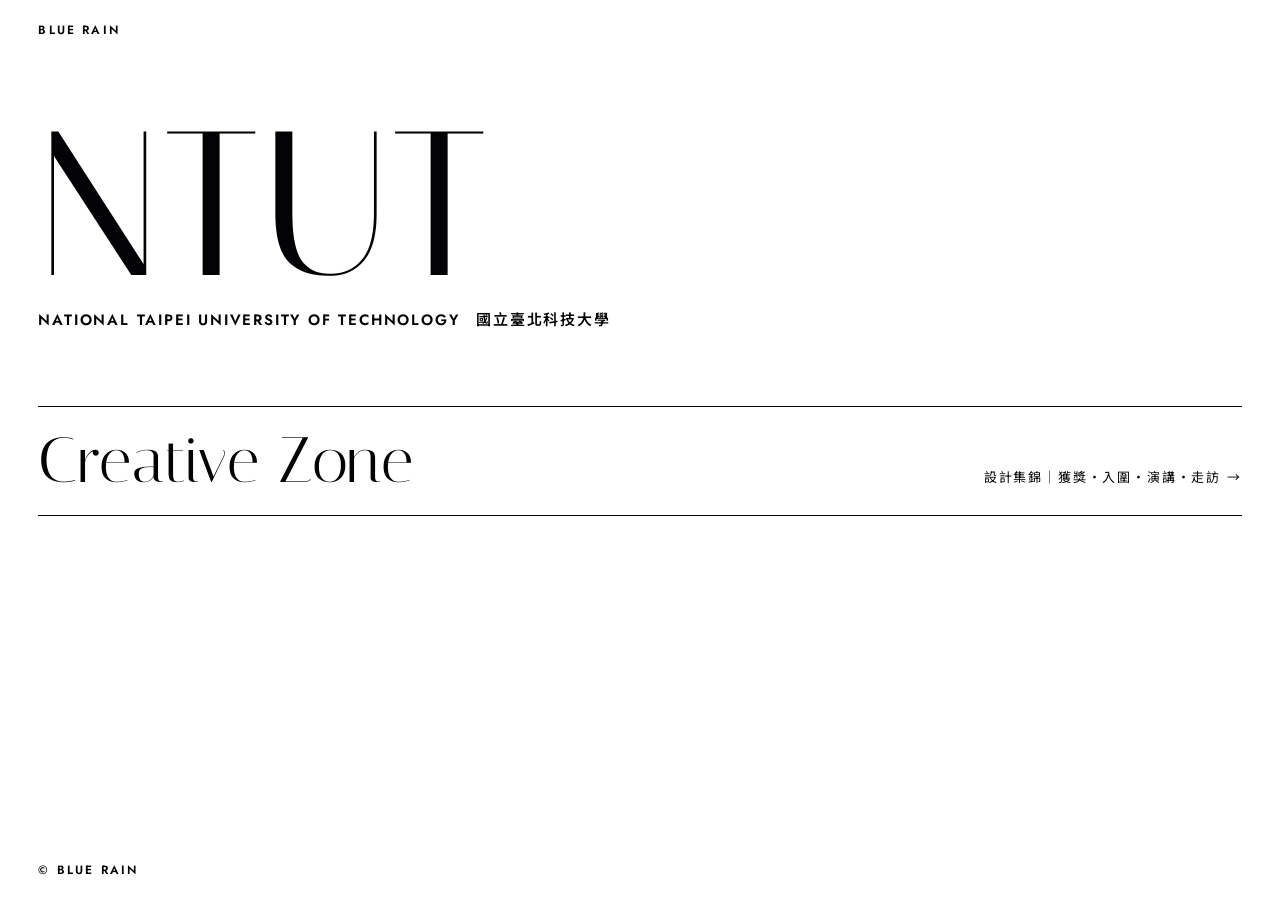
<file: index.html>
<!doctype html>
<html lang="zh-Hant-TW">
<head>
<meta charset="utf-8">
<meta name="viewport" content="width=device-width, initial-scale=1">
<title>NTUT｜Blue Rain</title>
<link rel="icon" href="creativeteaching/assets/favicon.svg" type="image/svg+xml">
<link href="https://fonts.googleapis.com/css2?family=Italiana&family=Jost:wght@400;600&family=Noto+Sans+TC:wght@400;500&display=swap" rel="stylesheet">
<style>
:root{--ink:#030305}
*{box-sizing:border-box}
body{margin:0;min-height:100svh;display:flex;flex-direction:column;background:#fff;color:var(--ink);font:400 15px/1.7 "Jost","Noto Sans TC",sans-serif;letter-spacing:.03em}
header,footer{padding:24px clamp(16px,3vw,40px);font:600 12px/1 "Jost",sans-serif;letter-spacing:.18em}
main{flex:1;padding:0 clamp(16px,3vw,40px)}
h1{margin:6vh 0 0;font:400 clamp(72px,16vw,240px)/.9 "Italiana",serif}
.sub{margin:10px 0 0;font-weight:600;letter-spacing:.12em;text-transform:uppercase}
ul{list-style:none;margin:8vh 0 0;padding:0;border-top:1px solid var(--ink)}
li{border-bottom:1px solid var(--ink)}
a{display:flex;justify-content:space-between;align-items:baseline;gap:16px;padding:22px 0;text-decoration:none;color:inherit}
a strong{font:400 clamp(34px,5vw,64px)/1 "Italiana",serif}
a span{font-size:13px;letter-spacing:.14em}
a:hover strong{font-style:italic;text-decoration:underline;text-decoration-thickness:1px;text-underline-offset:8px}
</style>
</head>
<body>
<header>BLUE RAIN</header>
<main>
<h1>NTUT</h1>
<p class="sub">National Taipei University of Technology　國立臺北科技大學</p>
<ul>
<li><a href="creativeteaching/"><strong>Creative Zone</strong><span>設計集錦｜獲獎・入圍・演講・走訪 →</span></a></li>
</ul>
</main>
<footer>© BLUE RAIN</footer>
</body>
</html>
</file>
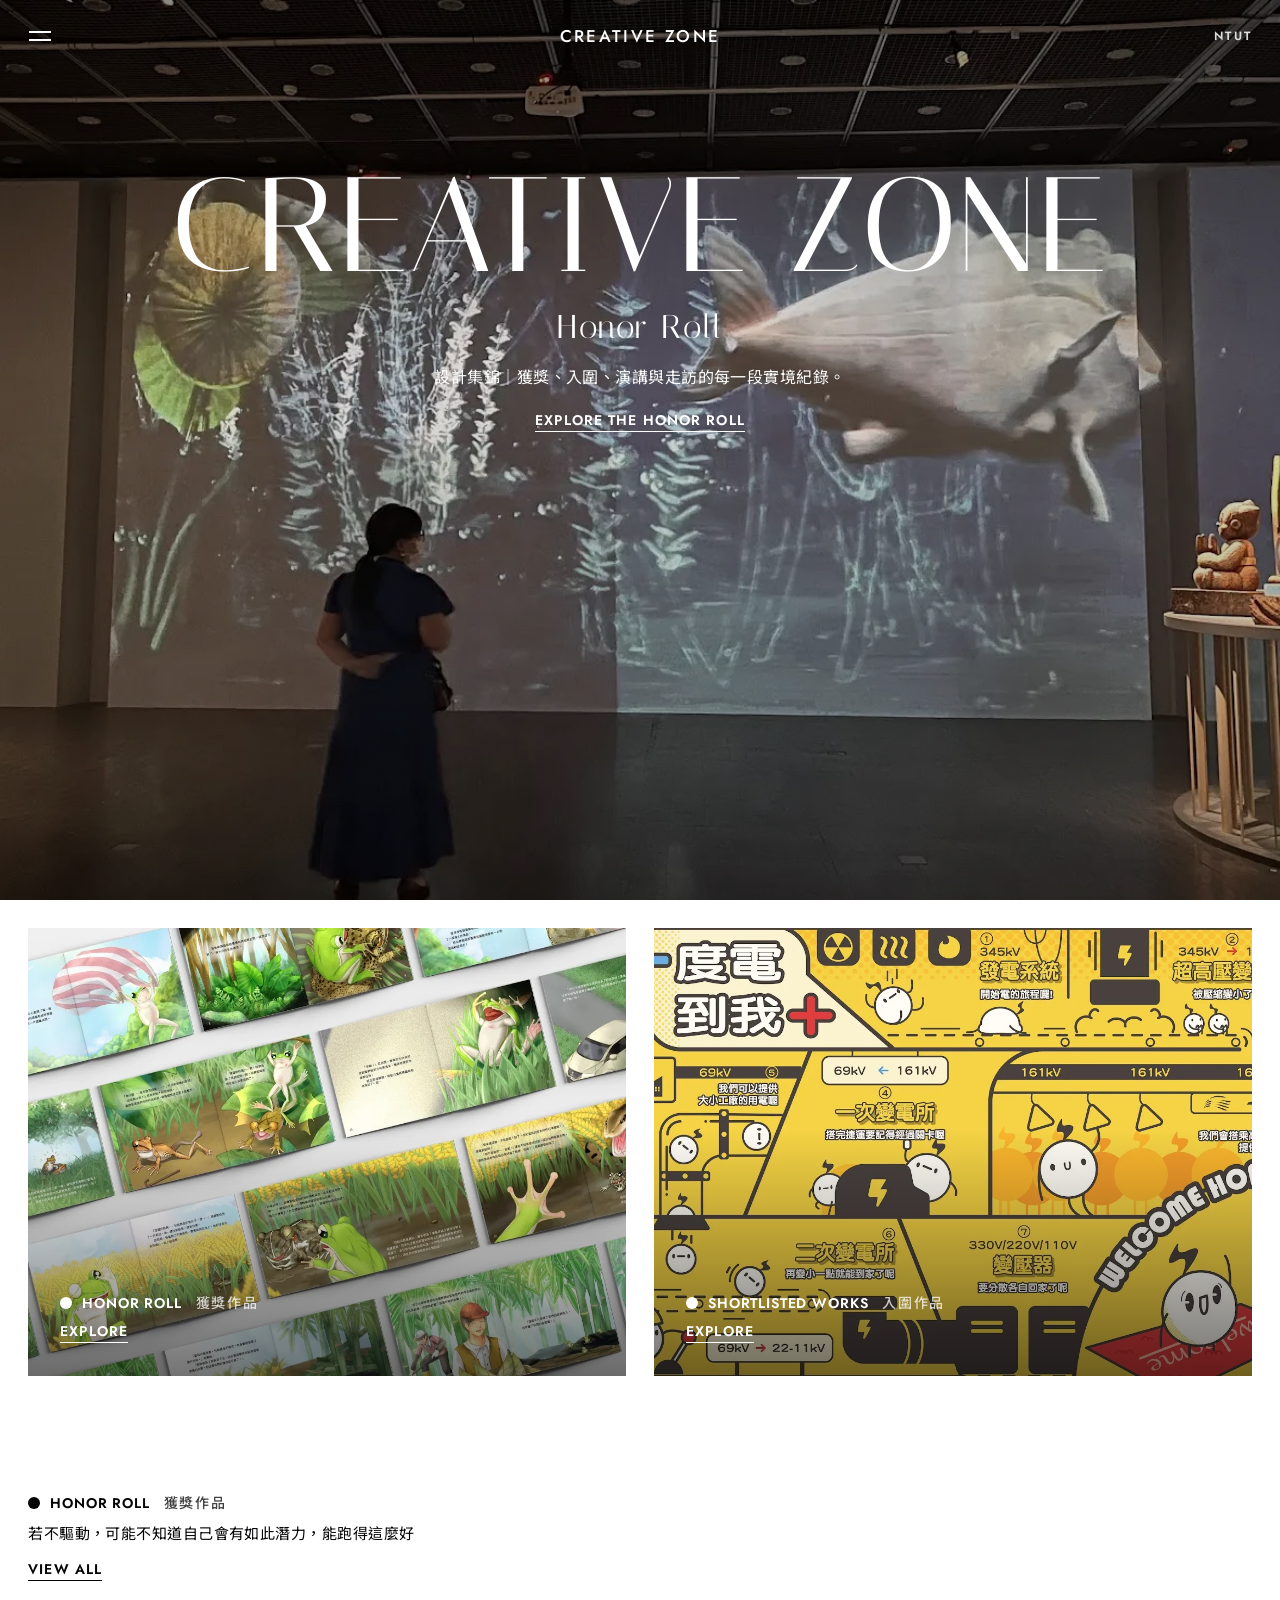
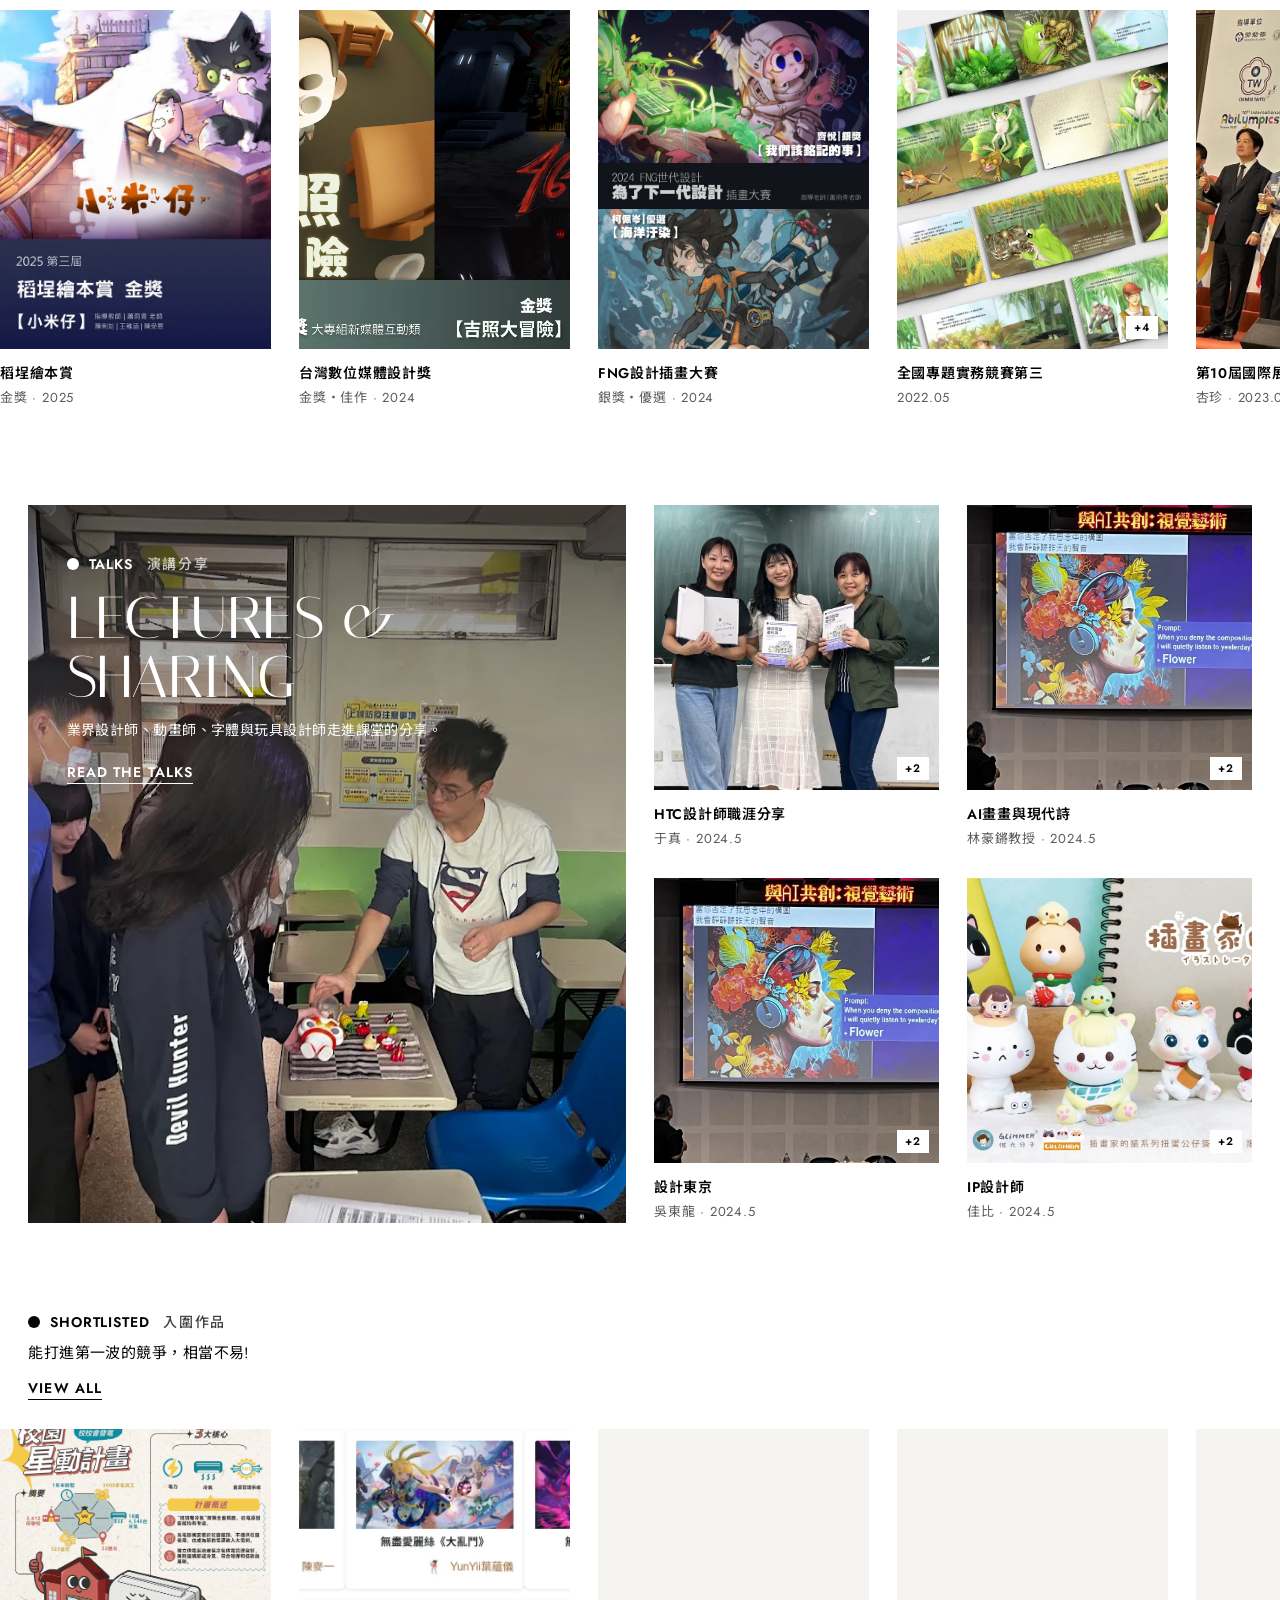
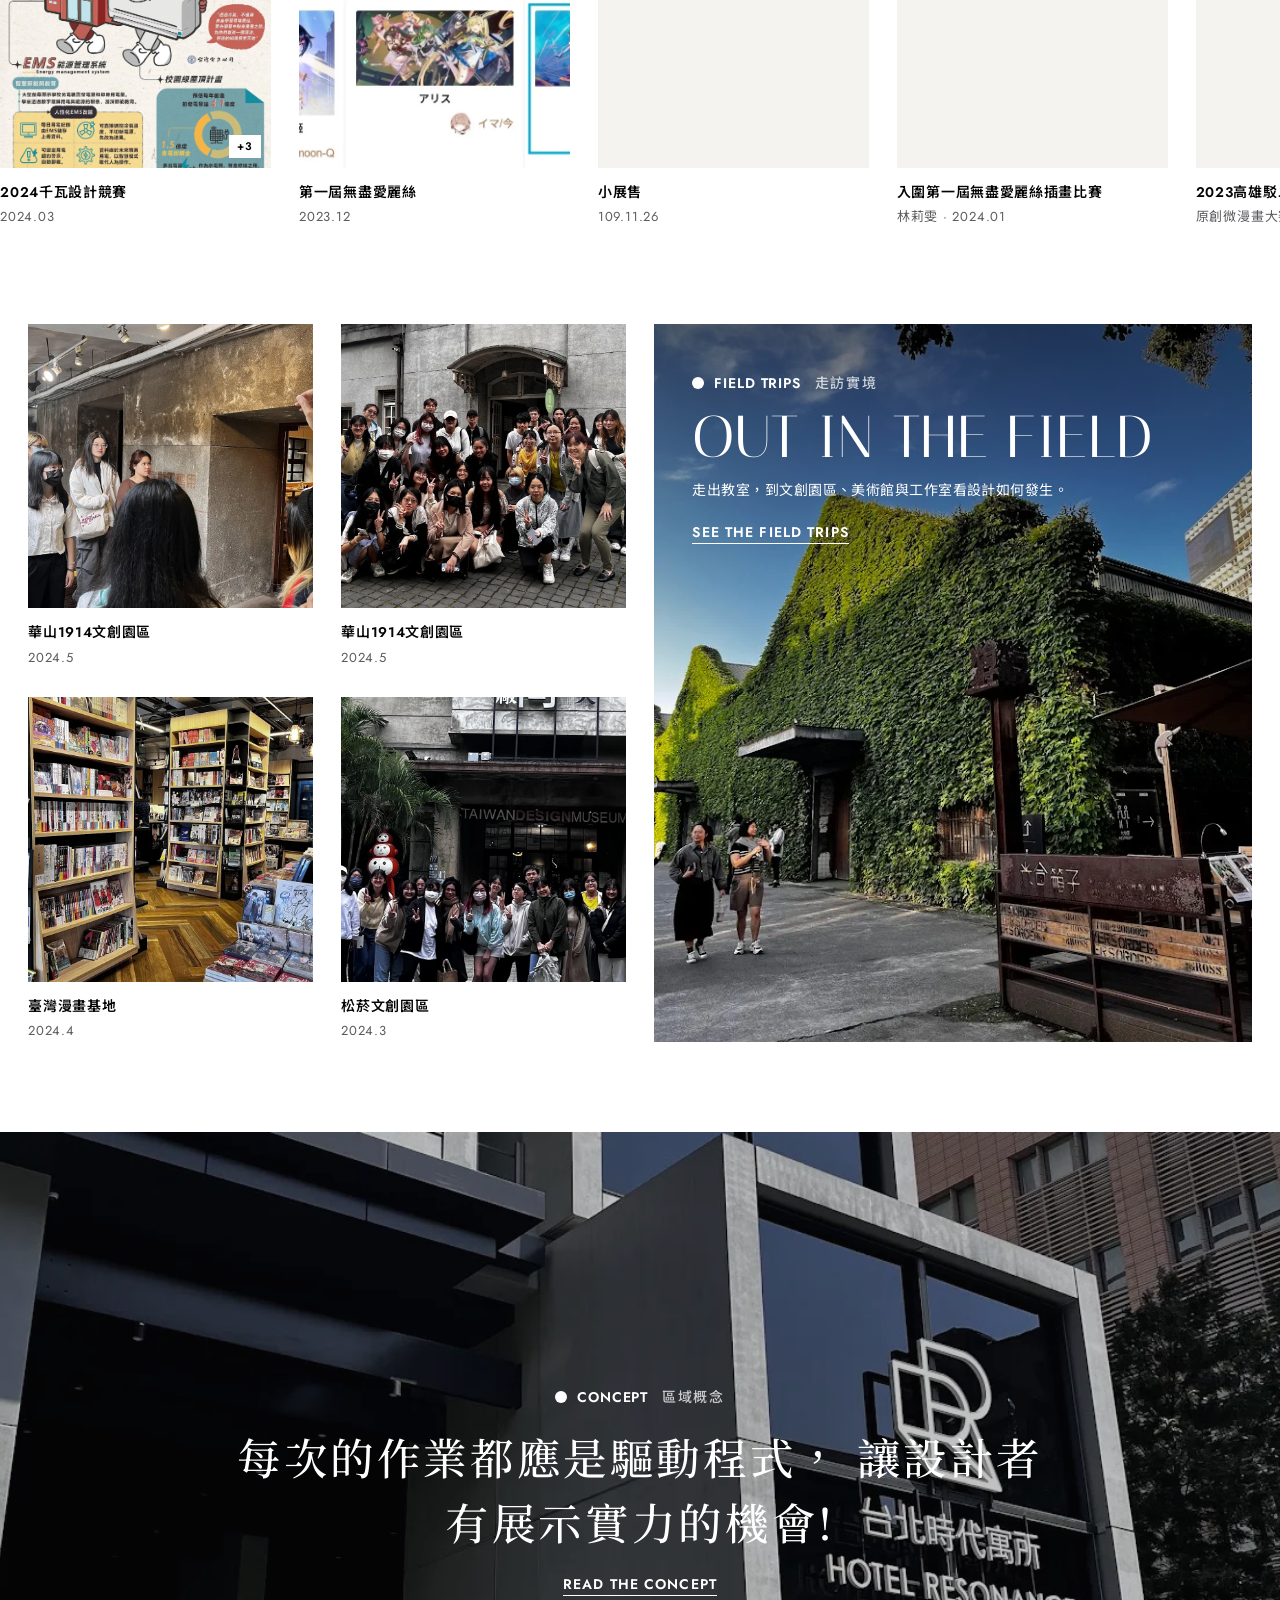
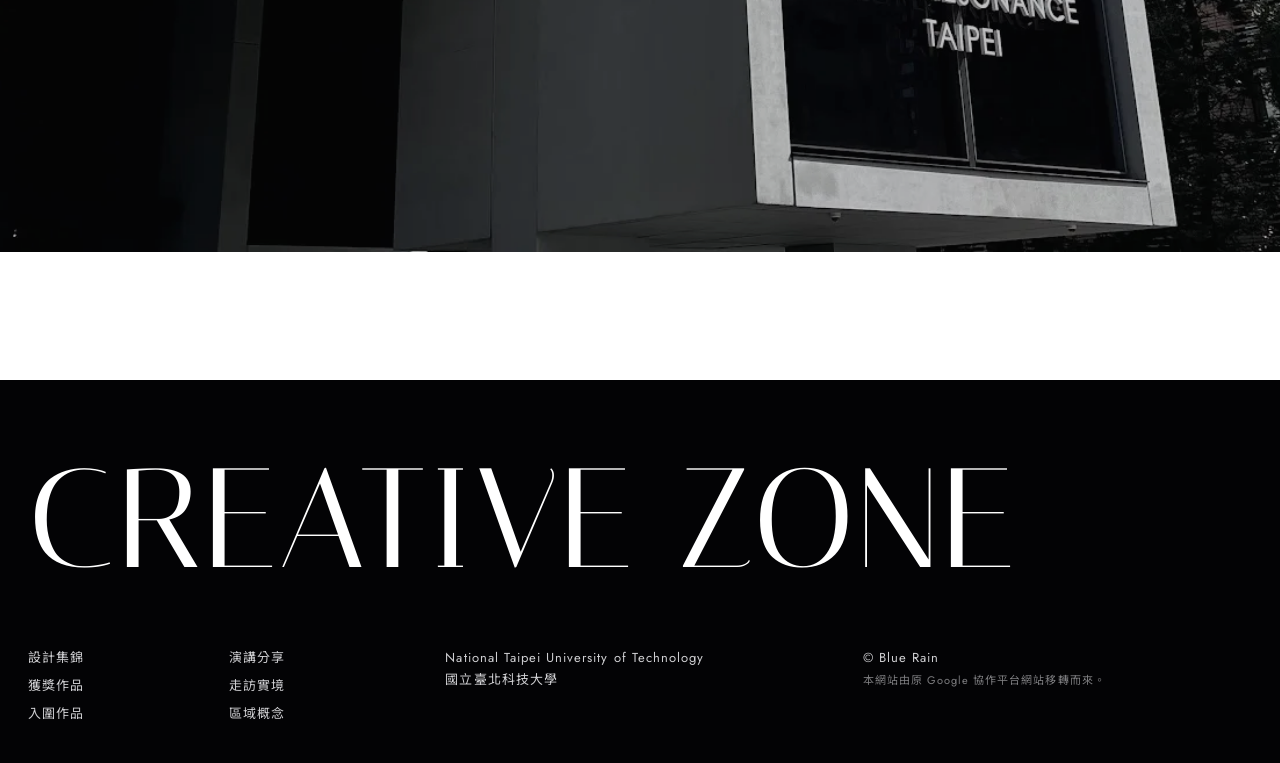
<file: creativeteaching/index.html>
<!doctype html>
<html lang="zh-Hant-TW">
<head>
<meta charset="utf-8">
<meta name="viewport" content="width=device-width, initial-scale=1">
<title>CREATIVE ZONE｜設計集錦</title>
<meta name="description" content="NTUT 創意教學：學生獲獎與入圍作品、業界演講分享、走訪實境紀錄。">
<meta property="og:title" content="CREATIVE ZONE｜設計集錦">
<meta property="og:description" content="NTUT 創意教學：學生獲獎與入圍作品、業界演講分享、走訪實境紀錄。">
<link rel="icon" href="assets/favicon.svg" type="image/svg+xml">
<link rel="preconnect" href="https://fonts.googleapis.com"><link rel="preconnect" href="https://fonts.gstatic.com" crossorigin>
<link href="https://fonts.googleapis.com/css2?family=Italiana&family=Jost:wght@400;500;600&family=Noto+Sans+TC:wght@400;500;700&family=Noto+Serif+TC:wght@500;700&display=swap" rel="stylesheet">
<link rel="stylesheet" href="assets/style.css">
</head>
<body class="p-index">
<a class="skip" href="#main">跳到主要內容</a>
<header class="topbar">
<button class="burger" type="button" aria-expanded="false" aria-controls="drawer"><span></span><span></span><span class="sr">選單</span></button>
<a class="wordmark" href="index.html">CREATIVE ZONE</a>
<a class="topnote" href="https://www.ntut.edu.tw/" rel="noopener">NTUT</a>
</header>
<nav class="drawer" id="drawer" aria-label="主要導覽" hidden><ul><li><a href="index.html" aria-current="page"><span>HOME</span><small>設計集錦</small></a></li><li><a href="awards.html"><span>AWARDS</span><small>獲獎作品</small></a></li><li><a href="finalists.html"><span>SHORTLISTED</span><small>入圍作品</small></a></li><li><a href="talks.html"><span>TALKS</span><small>演講分享</small></a></li><li><a href="visits.html"><span>FIELD TRIPS</span><small>走訪實境</small></a></li><li><a href="concept.html"><span>CONCEPT</span><small>區域概念</small></a></li></ul>
<p class="drawer-foot">National Taipei University of Technology<br>Blue Rain</p></nav>
<main id="main">
<section class="hero"><img src="img/053.webp" width="1280" height="830" alt="" class="hero-img" decoding="async"><div class="hero-text"><h1>CREATIVE ZONE</h1><p class="hero-zh">Honor Roll</p><p class="hero-sub">設計集錦｜獲獎、入圍、演講與走訪的每一段實境紀錄。</p><a class="cta" href="awards.html">EXPLORE THE HONOR ROLL</a></div></section><section class="tiles"><a class="tile" href="awards.html"><img src="img/001.webp" width="1280" height="817" alt="獲獎作品" loading="lazy" decoding="async"><span class="tile-text"><p class="label"><span class="dot"></span>HONOR ROLL<span class="zh">獲獎作品</span></p><span class="cta">EXPLORE</span></span></a><a class="tile" href="finalists.html"><img src="img/002.webp" width="1280" height="825" alt="入圍作品" loading="lazy" decoding="async"><span class="tile-text"><p class="label"><span class="dot"></span>SHORTLISTED WORKS<span class="zh">入圍作品</span></p><span class="cta">EXPLORE</span></span></a></section><section class="row"><header class="row-head"><p class="label"><span class="dot"></span>HONOR ROLL<span class="zh">獲獎作品</span></p><p class="desc">若不驅動，可能不知道自己會有如此潛力，能跑得這麼好</p><a class="cta dark" href="awards.html">VIEW ALL</a></header><div class="rail"><article class="card"><a class="media" href="awards.html#daocheng-2025"><img src="img/a1-og.webp" width="612" height="760" alt="互動設計系新秀初試啼聲　勇奪稻埕繪本金獎展現創作實力" loading="lazy" decoding="async"></a><h3><a href="awards.html#daocheng-2025">稻埕繪本賞</a></h3><p class="meta">金獎 · 2025</p></article><article class="card"><a class="media" href="awards.html#tdmd-2024"><img src="img/tdmd-wide.webp" width="1190" height="670" alt="互動設計系大學部學生榮獲「2024台灣數位媒體設計獎」金獎與佳作" loading="lazy" decoding="async"></a><h3><a href="awards.html#tdmd-2024">台灣數位媒體設計獎</a></h3><p class="meta">金獎・佳作 · 2024</p></article><article class="card"><a class="media" href="awards.html#fng-2024"><img src="img/fng-v.webp" width="1445" height="1800" alt="互動設計系大學部學生榮獲2024 FNG設計插畫大賽銀獎與優選" loading="lazy" decoding="async"></a><h3><a href="awards.html#fng-2024">FNG設計插畫大賽</a></h3><p class="meta">銀獎・優選 · 2024</p></article><article class="card "><a class="media" href="awards.html"><img src="img/003.webp" width="1280" height="905" alt="全國專題實務競賽第三" loading="lazy" decoding="async"><span class="count">4</span></a><h3><a href="awards.html">全國專題實務競賽第三</a></h3><p class="meta">2022.05</p></article><article class="card "><a class="media" href="awards.html"><img src="img/007.webp" width="684" height="960" alt="第10屆國際展能節技能競賽銀牌" loading="lazy" decoding="async"></a><h3><a href="awards.html">第10屆國際展能節技能競賽銀牌</a></h3><p class="meta">杏珍 · 2023.04.17</p></article><article class="card "><a class="media" href="awards.html"><img src="img/008.webp" width="1280" height="1810" alt="資安海報第一名" loading="lazy" decoding="async"></a><h3><a href="awards.html">資安海報第一名</a></h3><p class="meta">109.11.26</p></article><article class="card "><a class="media" href="awards.html"><img src="img/009.webp" width="1280" height="659" alt="入圍第一屆無盡愛麗絲插畫比賽" loading="lazy" decoding="async"></a><h3><a href="awards.html">入圍第一屆無盡愛麗絲插畫比賽</a></h3><p class="meta">林莉雯 · 2024.01</p></article><article class="card "><a class="media" href="awards.html"><img src="img/010.webp" width="626" height="886" alt="2023高雄駁二動漫祭" loading="lazy" decoding="async"><span class="count">4</span></a><h3><a href="awards.html">2023高雄駁二動漫祭</a></h3><p class="meta">原創微漫畫大賽佳作 · 劉亞縉 · 2024</p></article></div></section><section class="editorial"><a class="ed-media" href="talks.html"><img src="img/019.webp" width="1104" height="828" alt="LECTURES &amp; SHARING" loading="lazy" decoding="async"><div class="ed-text"><p class="label"><span class="dot"></span>TALKS<span class="zh">演講分享</span></p><h2>LECTURES &amp; SHARING</h2><p>業界設計師、動畫師、字體與玩具設計師走進課堂的分享。</p><span class="cta">READ THE TALKS</span></div></a><div class="ed-grid"><article class="card "><a class="media" href="talks.html"><img src="img/020.webp" width="1122" height="723" alt="HTC設計師職涯分享" loading="lazy" decoding="async"><span class="count">2</span></a><h3><a href="talks.html">HTC設計師職涯分享</a></h3><p class="meta">于真 · 2024.5</p></article><article class="card "><a class="media" href="talks.html"><img src="img/022.webp" width="1280" height="825" alt="AI畫畫與現代詩" loading="lazy" decoding="async"><span class="count">2</span></a><h3><a href="talks.html">AI畫畫與現代詩</a></h3><p class="meta">林豪鏘教授 · 2024.5</p></article><article class="card "><a class="media" href="talks.html"><img src="img/022.webp" width="1280" height="825" alt="設計東京" loading="lazy" decoding="async"><span class="count">2</span></a><h3><a href="talks.html">設計東京</a></h3><p class="meta">吳東龍 · 2024.5</p></article><article class="card "><a class="media" href="talks.html"><img src="img/024.webp" width="1280" height="830" alt="IP設計師" loading="lazy" decoding="async"><span class="count">2</span></a><h3><a href="talks.html">IP設計師</a></h3><p class="meta">佳比 · 2024.5</p></article></div></section><section class="row"><header class="row-head"><p class="label"><span class="dot"></span>SHORTLISTED<span class="zh">入圍作品</span></p><p class="desc">能打進第一波的競爭，相當不易!</p><a class="cta dark" href="finalists.html">VIEW ALL</a></header><div class="rail"><article class="card "><a class="media" href="finalists.html"><img src="img/014.webp" width="1280" height="1773" alt="2024千瓦設計競賽" loading="lazy" decoding="async"><span class="count">3</span></a><h3><a href="finalists.html">2024千瓦設計競賽</a></h3><p class="meta">2024.03</p></article><article class="card "><a class="media" href="finalists.html"><img src="img/017.webp" width="1122" height="700" alt="第一屆無盡愛麗絲" loading="lazy" decoding="async"></a><h3><a href="finalists.html">第一屆無盡愛麗絲</a></h3><p class="meta">2023.12</p></article><article class="card "><a class="media" href="finalists.html"><img src="img/018.webp" width="784" height="1109" alt="小展售" loading="lazy" decoding="async"></a><h3><a href="finalists.html">小展售</a></h3><p class="meta">109.11.26</p></article><article class="card "><a class="media" href="finalists.html"><img src="img/009.webp" width="1280" height="659" alt="入圍第一屆無盡愛麗絲插畫比賽" loading="lazy" decoding="async"></a><h3><a href="finalists.html">入圍第一屆無盡愛麗絲插畫比賽</a></h3><p class="meta">林莉雯 · 2024.01</p></article><article class="card "><a class="media" href="finalists.html"><img src="img/010.webp" width="626" height="886" alt="2023高雄駁二動漫祭" loading="lazy" decoding="async"><span class="count">4</span></a><h3><a href="finalists.html">2023高雄駁二動漫祭</a></h3><p class="meta">原創微漫畫大賽佳作 · 劉亞縉 · 2024</p></article></div></section><section class="editorial rev"><a class="ed-media" href="visits.html"><img src="img/041.webp" width="621" height="828" alt="OUT IN THE FIELD" loading="lazy" decoding="async"><div class="ed-text"><p class="label"><span class="dot"></span>FIELD TRIPS<span class="zh">走訪實境</span></p><h2>OUT IN THE FIELD</h2><p>走出教室，到文創園區、美術館與工作室看設計如何發生。</p><span class="cta">SEE THE FIELD TRIPS</span></div></a><div class="ed-grid"><article class="card "><a class="media" href="visits.html"><img src="img/042.webp" width="1280" height="832" alt="華山1914文創園區" loading="lazy" decoding="async"></a><h3><a href="visits.html">華山1914文創園區</a></h3><p class="meta">2024.5</p></article><article class="card "><a class="media" href="visits.html"><img src="img/043.webp" width="1280" height="825" alt="華山1914文創園區" loading="lazy" decoding="async"></a><h3><a href="visits.html">華山1914文創園區</a></h3><p class="meta">2024.5</p></article><article class="card "><a class="media" href="visits.html"><img src="img/044.webp" width="1280" height="832" alt="臺灣漫畫基地" loading="lazy" decoding="async"></a><h3><a href="visits.html">臺灣漫畫基地</a></h3><p class="meta">2024.4</p></article><article class="card "><a class="media" href="visits.html"><img src="img/045.webp" width="1280" height="825" alt="松菸文創園區" loading="lazy" decoding="async"></a><h3><a href="visits.html">松菸文創園區</a></h3><p class="meta">2024.3</p></article></div></section><section class="band"><img src="img/065.webp" width="1280" height="620" alt="" loading="lazy" decoding="async"><div class="band-text"><p class="label"><span class="dot"></span>CONCEPT<span class="zh">區域概念</span></p><p class="quote">每次的作業都應是驅動程式， 讓設計者有展示實力的機會!</p><a class="cta" href="concept.html">READ THE CONCEPT</a></div></section>
</main>
<footer class="foot">
<p class="foot-mark">CREATIVE ZONE</p>
<div class="foot-cols">
<ul><li><a href="index.html">設計集錦</a></li><li><a href="awards.html">獲獎作品</a></li><li><a href="finalists.html">入圍作品</a></li><li><a href="talks.html">演講分享</a></li><li><a href="visits.html">走訪實境</a></li><li><a href="concept.html">區域概念</a></li></ul>
<p>National Taipei University of Technology<br>國立臺北科技大學</p>
<p>© Blue Rain<br><span class="fine">本網站由原 Google 協作平台網站移轉而來。</span></p>
</div>
</footer>
<div class="lightbox" hidden><button class="lb-close" type="button" aria-label="關閉">×</button><button class="lb-prev" type="button" aria-label="上一張">←</button><img alt=""><p class="lb-cap"></p><button class="lb-next" type="button" aria-label="下一張">→</button></div>
<script>window.IMGS={"1": "img/001.webp", "2": "img/002.webp", "3": "img/003.webp", "4": "img/004.webp", "5": "img/005.webp", "6": "img/006.webp", "7": "img/007.webp", "8": "img/008.webp", "9": "img/009.webp", "10": "img/010.webp", "11": "img/011.webp", "12": "img/012.webp", "13": "img/013.webp", "14": "img/014.webp", "15": "img/015.webp", "16": "img/016.webp", "17": "img/017.webp", "18": "img/018.webp", "19": "img/019.webp", "20": "img/020.webp", "21": "img/021.webp", "22": "img/022.webp", "23": "img/023.webp", "24": "img/024.webp", "25": "img/025.webp", "26": "img/026.webp", "27": "img/027.webp", "28": "img/028.webp", "29": "img/029.webp", "30": "img/030.webp", "31": "img/031.webp", "32": "img/032.webp", "33": "img/033.webp", "34": "img/034.webp", "35": "img/035.webp", "36": "img/036.webp", "37": "img/037.webp", "38": "img/038.webp", "39": "img/039.webp", "40": "img/040.webp", "41": "img/041.webp", "42": "img/042.webp", "43": "img/043.webp", "44": "img/044.webp", "45": "img/045.webp", "46": "img/046.webp", "47": "img/047.webp", "48": "img/048.webp", "49": "img/049.webp", "50": "img/050.webp", "51": "img/051.webp", "52": "img/052.webp", "53": "img/053.webp", "54": "img/054.webp", "55": "img/055.webp", "56": "img/056.webp", "57": "img/057.webp", "58": "img/058.webp", "59": "img/059.webp", "60": "img/060.webp", "61": "img/061.webp", "62": "img/062.webp", "63": "img/063.webp", "64": "img/064.webp", "65": "img/065.webp", "a1-1": "img/a1-1.webp", "a1-og": "img/a1-og.webp", "a2-1": "img/a2-1.webp", "a2-og": "img/a2-og.webp", "a3-1": "img/a3-1.webp", "a3-2": "img/a3-2.webp", "a3-og": "img/a3-og.webp", "fng-v": "img/fng-v.webp", "fng-wide": "img/fng-wide.webp", "fng-silver": "img/fng-silver.webp", "fng-merit": "img/fng-merit.webp", "tdmd-wide": "img/tdmd-wide.webp", "tdmd-jz": "img/tdmd-jz.webp", "tdmd-464": "img/tdmd-464.webp", "tdmd-photo": "img/tdmd-photo.webp", "tdmd-poster": "img/tdmd-poster.webp"};</script>
<script src="assets/site.js" defer></script>
</body>
</html>
</file>
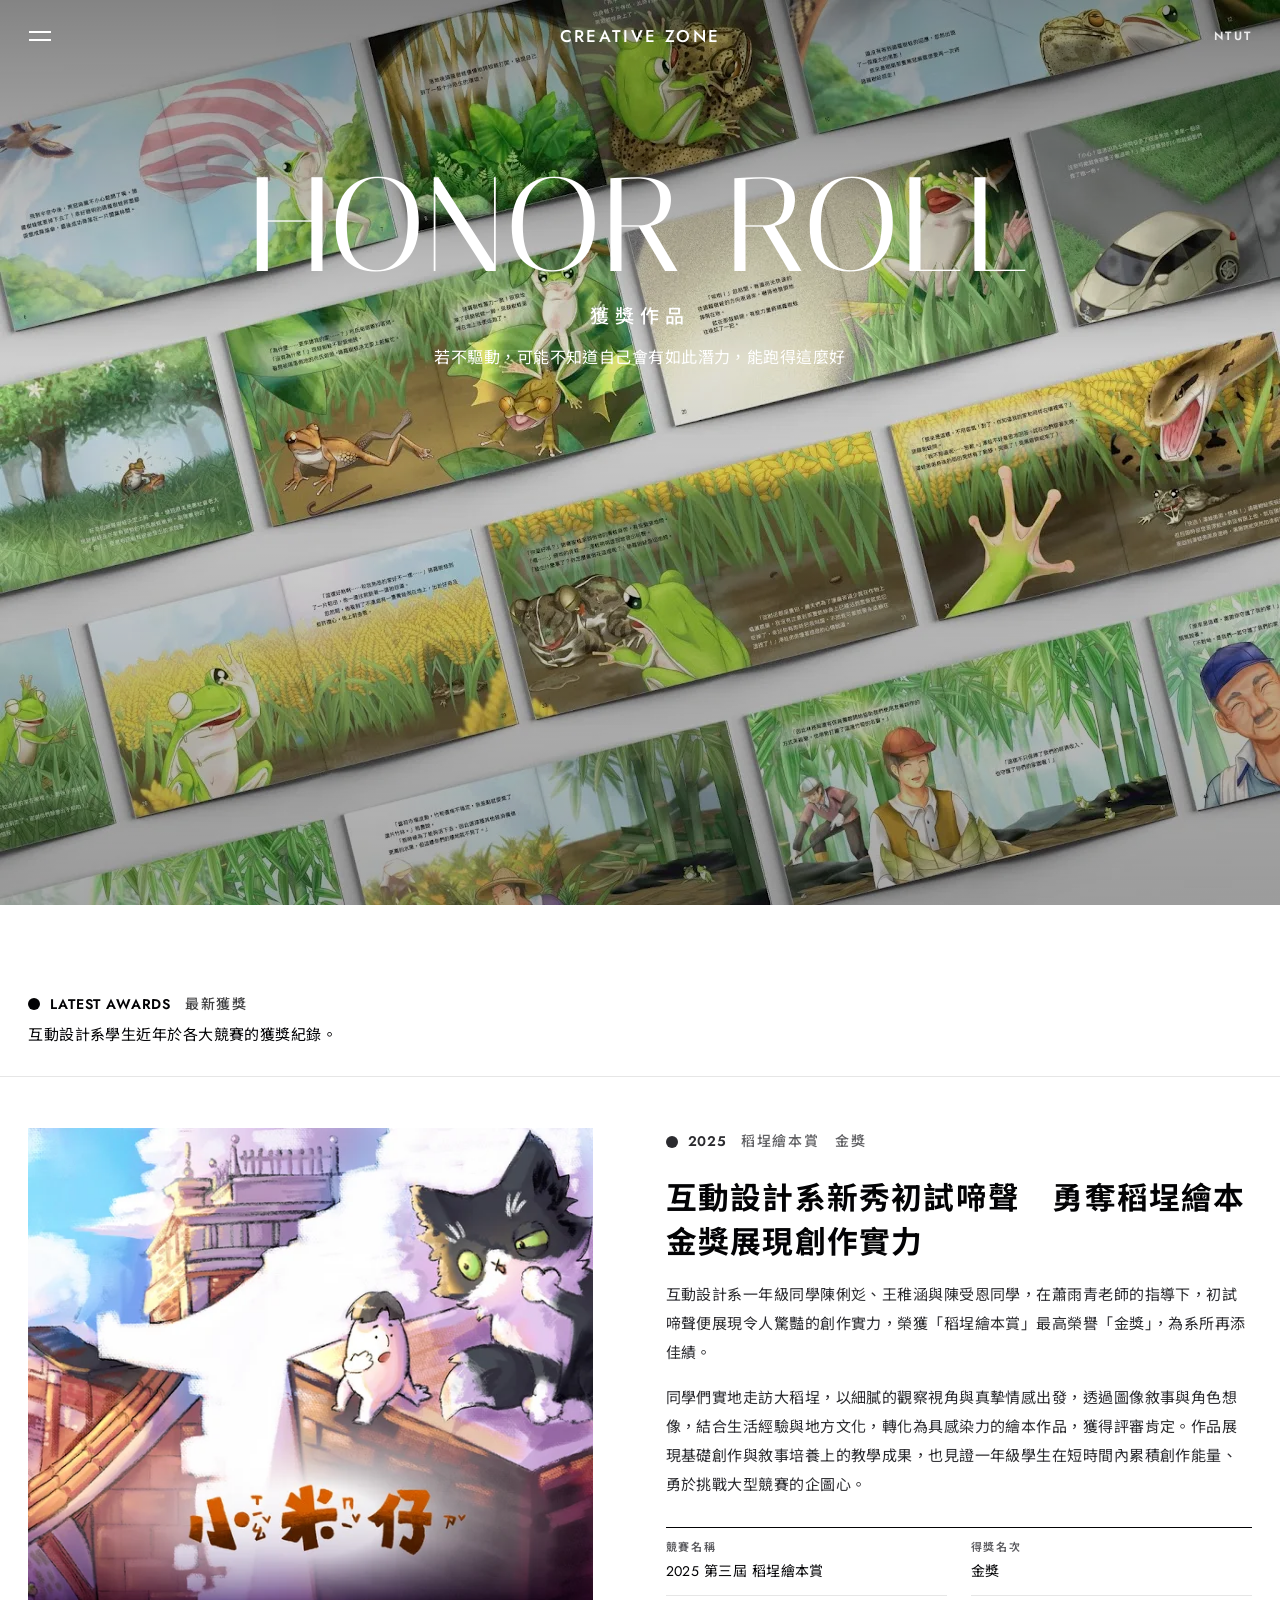
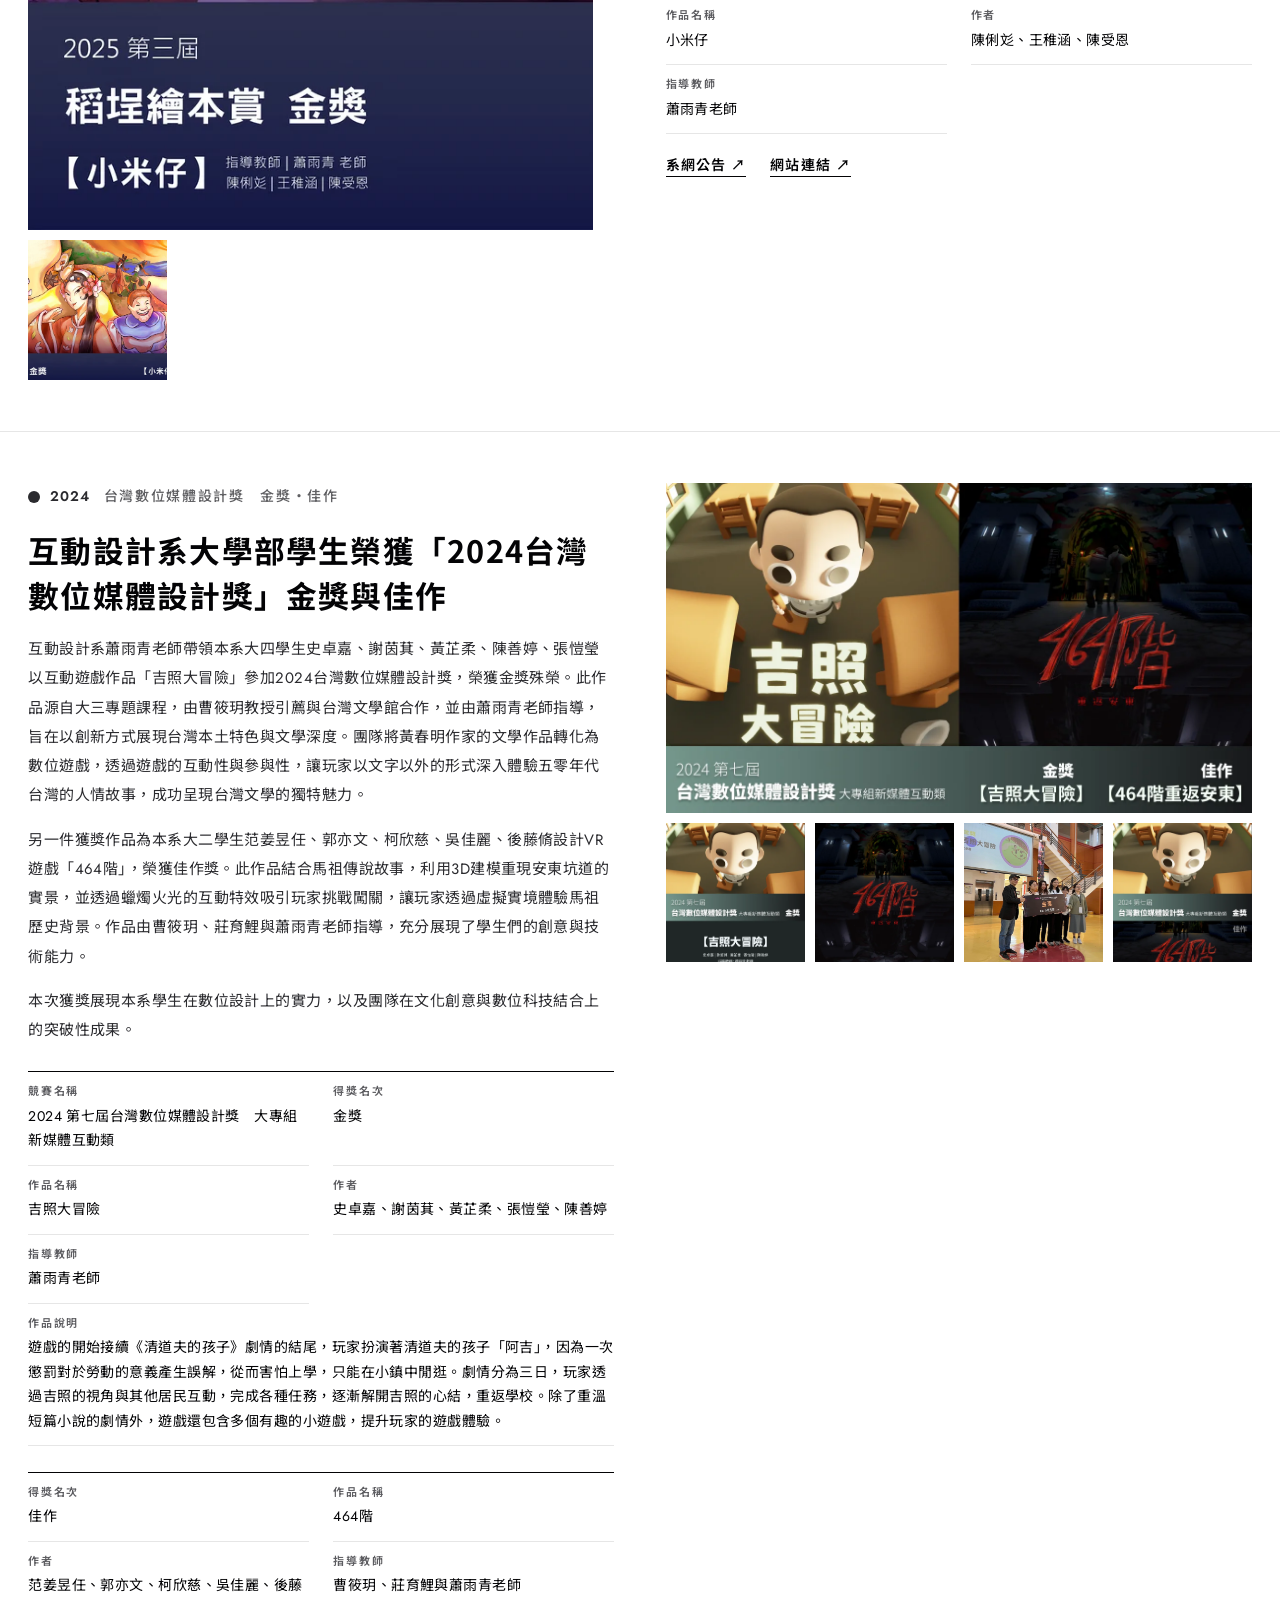
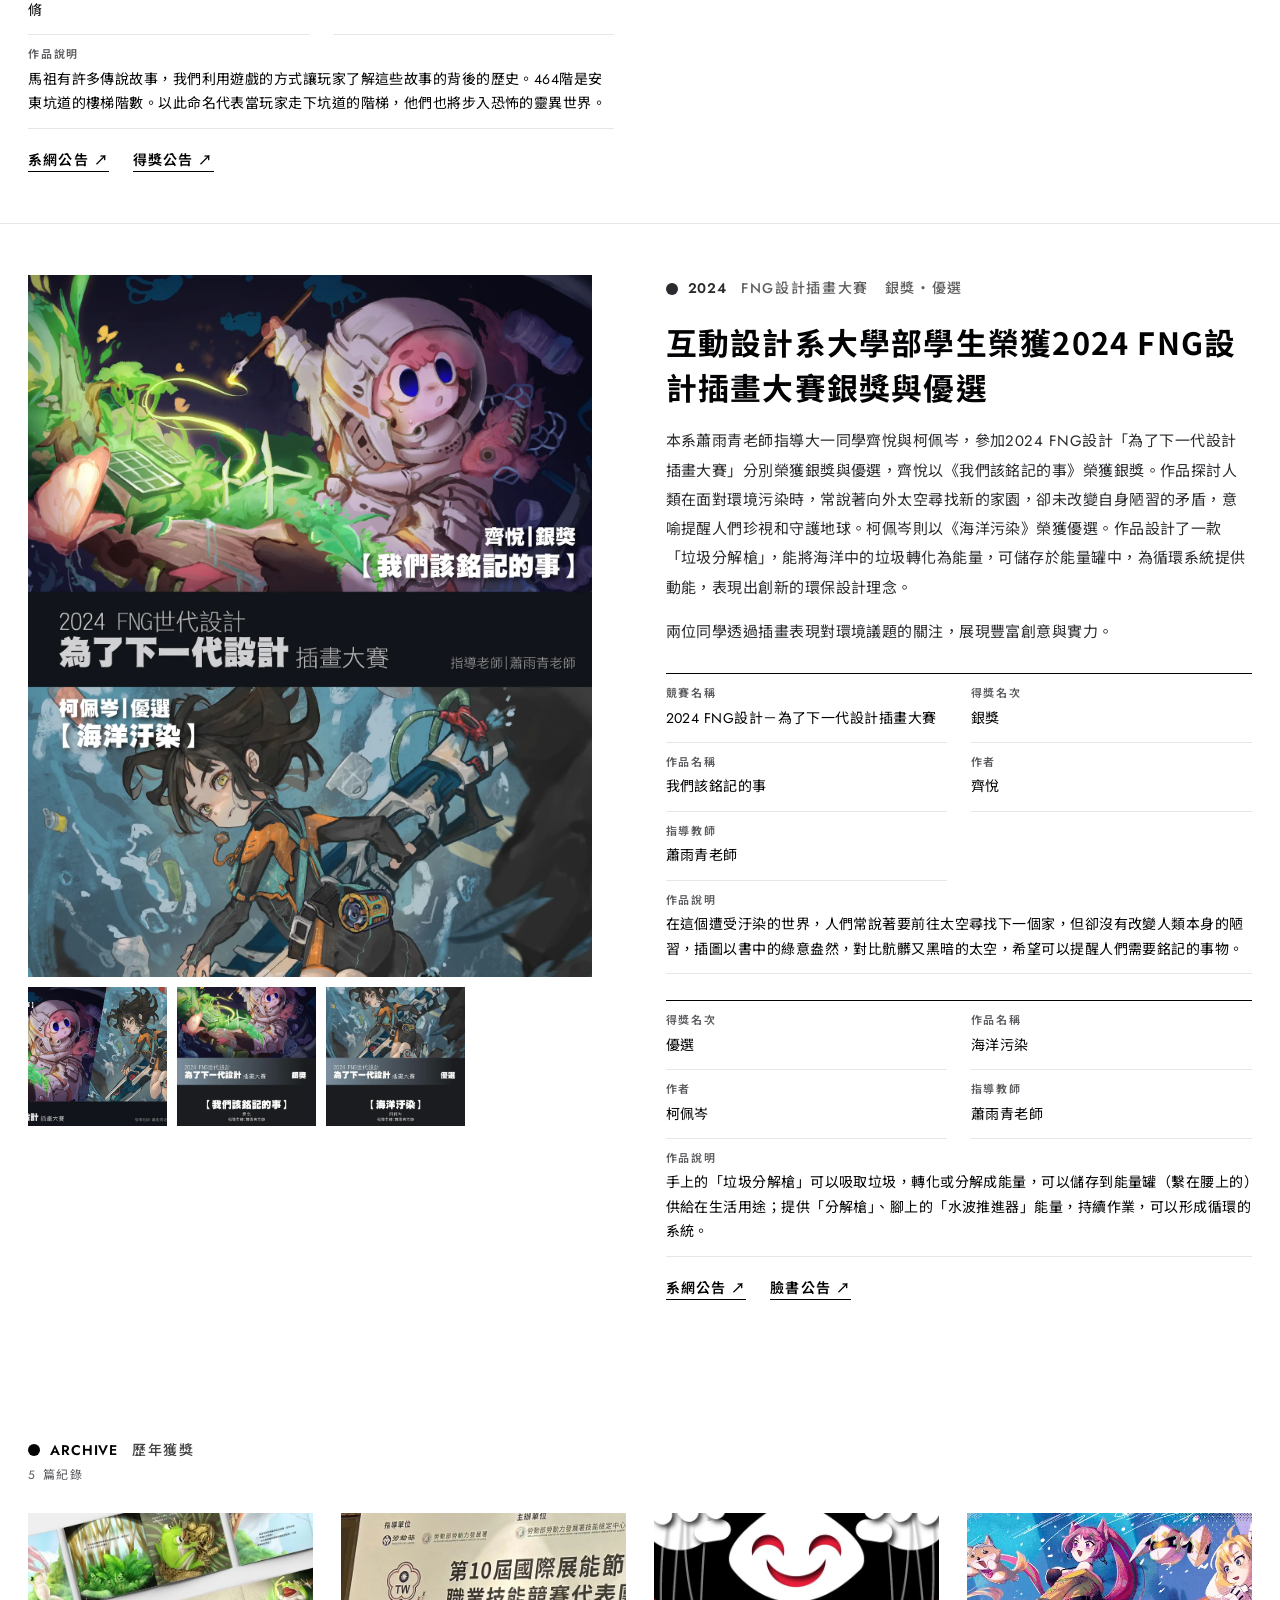
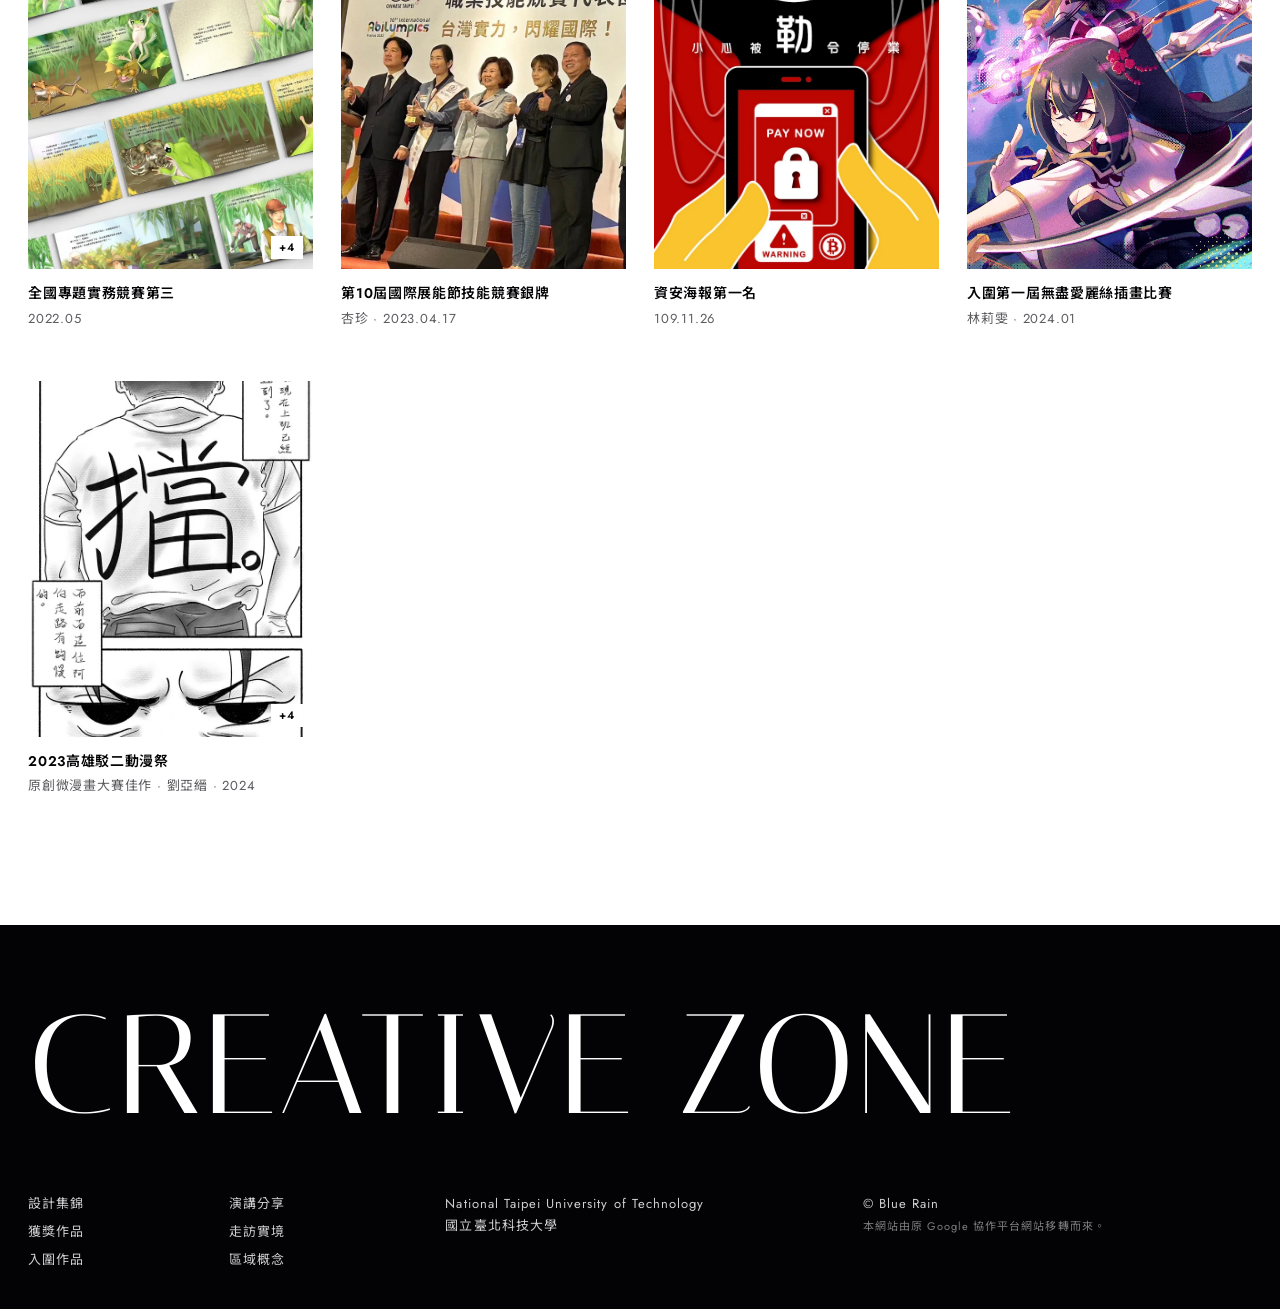
<file: creativeteaching/awards.html>
<!doctype html>
<html lang="zh-Hant-TW">
<head>
<meta charset="utf-8">
<meta name="viewport" content="width=device-width, initial-scale=1">
<title>獲獎作品 Honor Roll｜CREATIVE ZONE</title>
<meta name="description" content="NTUT 創意教學：學生獲獎與入圍作品、業界演講分享、走訪實境紀錄。">
<meta property="og:title" content="獲獎作品 Honor Roll｜CREATIVE ZONE">
<meta property="og:description" content="NTUT 創意教學：學生獲獎與入圍作品、業界演講分享、走訪實境紀錄。">
<link rel="icon" href="assets/favicon.svg" type="image/svg+xml">
<link rel="preconnect" href="https://fonts.googleapis.com"><link rel="preconnect" href="https://fonts.gstatic.com" crossorigin>
<link href="https://fonts.googleapis.com/css2?family=Italiana&family=Jost:wght@400;500;600&family=Noto+Sans+TC:wght@400;500;700&family=Noto+Serif+TC:wght@500;700&display=swap" rel="stylesheet">
<link rel="stylesheet" href="assets/style.css">
</head>
<body class="p-awards">
<a class="skip" href="#main">跳到主要內容</a>
<header class="topbar">
<button class="burger" type="button" aria-expanded="false" aria-controls="drawer"><span></span><span></span><span class="sr">選單</span></button>
<a class="wordmark" href="index.html">CREATIVE ZONE</a>
<a class="topnote" href="https://www.ntut.edu.tw/" rel="noopener">NTUT</a>
</header>
<nav class="drawer" id="drawer" aria-label="主要導覽" hidden><ul><li><a href="index.html"><span>HOME</span><small>設計集錦</small></a></li><li><a href="awards.html" aria-current="page"><span>AWARDS</span><small>獲獎作品</small></a></li><li><a href="finalists.html"><span>SHORTLISTED</span><small>入圍作品</small></a></li><li><a href="talks.html"><span>TALKS</span><small>演講分享</small></a></li><li><a href="visits.html"><span>FIELD TRIPS</span><small>走訪實境</small></a></li><li><a href="concept.html"><span>CONCEPT</span><small>區域概念</small></a></li></ul>
<p class="drawer-foot">National Taipei University of Technology<br>Blue Rain</p></nav>
<main id="main">
<section class="hero"><img src="img/003.webp" width="1280" height="905" alt="" class="hero-img" decoding="async"><div class="hero-text"><h1>HONOR ROLL</h1><p class="hero-zh">獲獎作品</p><p class="hero-sub">若不驅動，可能不知道自己會有如此潛力，能跑得這麼好</p></div></section><section class="features"><header class="row-head"><p class="label"><span class="dot"></span>LATEST AWARDS<span class="zh">最新獲獎</span></p><p class="desc">互動設計系學生近年於各大競賽的獲獎紀錄。</p></header><article class="feature" id="daocheng-2025"><div class="feat-media"><button class="feat-main zoom" type="button" aria-label="檢視照片" data-group="a1-og a1-1"><img src="img/a1-og.webp" width="612" height="760" alt="互動設計系新秀初試啼聲　勇奪稻埕繪本金獎展現創作實力" loading="lazy" decoding="async"></button><div class="feat-thumbs"><button class="zoom" type="button" aria-label="檢視照片" data-group="a1-1 a1-og"><img src="img/a1-1.webp" width="700" height="395" alt="互動設計系新秀初試啼聲　勇奪稻埕繪本金獎展現創作實力" loading="lazy" decoding="async"></button></div></div><div class="feat-text"><p class="label"><span class="dot"></span>2025<span class="zh">稻埕繪本賞　金獎</span></p><h2>互動設計系新秀初試啼聲　勇奪稻埕繪本金獎展現創作實力</h2><p>互動設計系一年級同學陳俐彣、王稚涵與陳受恩同學，在蕭雨青老師的指導下，初試啼聲便展現令人驚豔的創作實力，榮獲「稻埕繪本賞」最高榮譽「金獎」，為系所再添佳績。</p><p>同學們實地走訪大稻埕，以細膩的觀察視角與真摯情感出發，透過圖像敘事與角色想像，結合生活經驗與地方文化，轉化為具感染力的繪本作品，獲得評審肯定。作品展現基礎創作與敘事培養上的教學成果，也見證一年級學生在短時間內累積創作能量、勇於挑戰大型競賽的企圖心。</p><dl class="facts"><div class=""><dt>競賽名稱</dt><dd>2025 第三屆 稻埕繪本賞</dd></div><div class=""><dt>得獎名次</dt><dd>金獎</dd></div><div class=""><dt>作品名稱</dt><dd>小米仔</dd></div><div class=""><dt>作者</dt><dd>陳俐彣、王稚涵、陳受恩</dd></div><div class=""><dt>指導教師</dt><dd>蕭雨青老師</dd></div></dl><div class="feat-links"><a class="cta dark" href="https://ixd.ntut.edu.tw/p/406-1089-151500,r1745.php?Lang=zh-tw" target="_blank" rel="noopener">系網公告 ↗</a><a class="cta dark" href="https://www.facebook.com/share/p/1a35i9Yjbe/?mibextid=wwXIfr" target="_blank" rel="noopener">網站連結 ↗</a></div></div></article><article class="feature rev" id="tdmd-2024"><div class="feat-media"><button class="feat-main zoom" type="button" aria-label="檢視照片" data-group="tdmd-wide tdmd-jz tdmd-464 tdmd-photo tdmd-poster"><img src="img/tdmd-wide.webp" width="1190" height="670" alt="互動設計系大學部學生榮獲「2024台灣數位媒體設計獎」金獎與佳作" loading="lazy" decoding="async"></button><div class="feat-thumbs"><button class="zoom" type="button" aria-label="檢視照片" data-group="tdmd-jz tdmd-wide tdmd-464 tdmd-photo tdmd-poster"><img src="img/tdmd-jz.webp" width="610" height="760" alt="互動設計系大學部學生榮獲「2024台灣數位媒體設計獎」金獎與佳作" loading="lazy" decoding="async"></button><button class="zoom" type="button" aria-label="檢視照片" data-group="tdmd-464 tdmd-wide tdmd-jz tdmd-photo tdmd-poster"><img src="img/tdmd-464.webp" width="610" height="760" alt="互動設計系大學部學生榮獲「2024台灣數位媒體設計獎」金獎與佳作" loading="lazy" decoding="async"></button><button class="zoom" type="button" aria-label="檢視照片" data-group="tdmd-photo tdmd-wide tdmd-jz tdmd-464 tdmd-poster"><img src="img/tdmd-photo.webp" width="1477" height="1108" alt="互動設計系大學部學生榮獲「2024台灣數位媒體設計獎」金獎與佳作" loading="lazy" decoding="async"></button><button class="zoom" type="button" aria-label="檢視照片" data-group="tdmd-poster tdmd-wide tdmd-jz tdmd-464 tdmd-photo"><img src="img/tdmd-poster.webp" width="610" height="760" alt="互動設計系大學部學生榮獲「2024台灣數位媒體設計獎」金獎與佳作" loading="lazy" decoding="async"></button></div></div><div class="feat-text"><p class="label"><span class="dot"></span>2024<span class="zh">台灣數位媒體設計獎　金獎・佳作</span></p><h2>互動設計系大學部學生榮獲「2024台灣數位媒體設計獎」金獎與佳作</h2><p>互動設計系蕭雨青老師帶領本系大四學生史卓嘉、謝茵萁、黃芷柔、陳善婷、張愷瑩以互動遊戲作品「吉照大冒險」參加2024台灣數位媒體設計獎，榮獲金獎殊榮。此作品源自大三專題課程，由曹筱玥教授引薦與台灣文學館合作，並由蕭雨青老師指導，旨在以創新方式展現台灣本土特色與文學深度。團隊將黃春明作家的文學作品轉化為數位遊戲，透過遊戲的互動性與參與性，讓玩家以文字以外的形式深入體驗五零年代台灣的人情故事，成功呈現台灣文學的獨特魅力。</p><p>另一件獲獎作品為本系大二學生范姜昱任、郭亦文、柯欣慈、吳佳麗、後藤脩設計VR遊戲「464階」，榮獲佳作獎。此作品結合馬祖傳說故事，利用3D建模重現安東坑道的實景，並透過蠟燭火光的互動特效吸引玩家挑戰闖關，讓玩家透過虛擬實境體驗馬祖歷史背景。作品由曹筱玥、莊育鯉與蕭雨青老師指導，充分展現了學生們的創意與技術能力。</p><p>本次獲獎展現本系學生在數位設計上的實力，以及團隊在文化創意與數位科技結合上的突破性成果。</p><dl class="facts"><div class=""><dt>競賽名稱</dt><dd>2024 第七屆台灣數位媒體設計獎　大專組 新媒體互動類</dd></div><div class=""><dt>得獎名次</dt><dd>金獎</dd></div><div class=""><dt>作品名稱</dt><dd>吉照大冒險</dd></div><div class=""><dt>作者</dt><dd>史卓嘉、謝茵萁、黃芷柔、張愷瑩、陳善婷</dd></div><div class=""><dt>指導教師</dt><dd>蕭雨青老師</dd></div><div class="wide"><dt>作品說明</dt><dd>遊戲的開始接續《清道夫的孩子》劇情的結尾，玩家扮演著清道夫的孩子「阿吉」，因為一次懲罰對於勞動的意義產生誤解，從而害怕上學，只能在小鎮中閒逛。劇情分為三日，玩家透過吉照的視角與其他居民互動，完成各種任務，逐漸解開吉照的心結，重返學校。除了重溫短篇小說的劇情外，遊戲還包含多個有趣的小遊戲，提升玩家的遊戲體驗。</dd></div></dl><dl class="facts"><div class=""><dt>得獎名次</dt><dd>佳作</dd></div><div class=""><dt>作品名稱</dt><dd>464階</dd></div><div class=""><dt>作者</dt><dd>范姜昱任、郭亦文、柯欣慈、吳佳麗、後藤脩</dd></div><div class=""><dt>指導教師</dt><dd>曹筱玥、莊育鯉與蕭雨青老師</dd></div><div class="wide"><dt>作品說明</dt><dd>馬祖有許多傳說故事，我們利用遊戲的方式讓玩家了解這些故事的背後的歷史。464階是安東坑道的樓梯階數。以此命名代表當玩家走下坑道的階梯，他們也將步入恐怖的靈異世界。</dd></div></dl><div class="feat-links"><a class="cta dark" href="https://ixd.ntut.edu.tw/p/406-1089-141672,r1745.php?Lang=zh-tw" target="_blank" rel="noopener">系網公告 ↗</a><a class="cta dark" href="https://tdmd2024.ntub.edu.tw/91-2/" target="_blank" rel="noopener">得獎公告 ↗</a></div></div></article><article class="feature" id="fng-2024"><div class="feat-media"><button class="feat-main zoom" type="button" aria-label="檢視照片" data-group="fng-v fng-wide fng-silver fng-merit"><img src="img/fng-v.webp" width="1445" height="1800" alt="互動設計系大學部學生榮獲2024 FNG設計插畫大賽銀獎與優選" loading="lazy" decoding="async"></button><div class="feat-thumbs"><button class="zoom" type="button" aria-label="檢視照片" data-group="fng-wide fng-v fng-silver fng-merit"><img src="img/fng-wide.webp" width="1800" height="1013" alt="互動設計系大學部學生榮獲2024 FNG設計插畫大賽銀獎與優選" loading="lazy" decoding="async"></button><button class="zoom" type="button" aria-label="檢視照片" data-group="fng-silver fng-v fng-wide fng-merit"><img src="img/fng-silver.webp" width="803" height="1000" alt="互動設計系大學部學生榮獲2024 FNG設計插畫大賽銀獎與優選" loading="lazy" decoding="async"></button><button class="zoom" type="button" aria-label="檢視照片" data-group="fng-merit fng-v fng-wide fng-silver"><img src="img/fng-merit.webp" width="803" height="1000" alt="互動設計系大學部學生榮獲2024 FNG設計插畫大賽銀獎與優選" loading="lazy" decoding="async"></button></div></div><div class="feat-text"><p class="label"><span class="dot"></span>2024<span class="zh">FNG設計插畫大賽　銀獎・優選</span></p><h2>互動設計系大學部學生榮獲2024 FNG設計插畫大賽銀獎與優選</h2><p>本系蕭雨青老師指導大一同學齊悅與柯佩岑，參加2024 FNG設計「為了下一代設計插畫大賽」分別榮獲銀獎與優選，齊悅以《我們該銘記的事》榮獲銀獎。作品探討人類在面對環境污染時，常說著向外太空尋找新的家園，卻未改變自身陋習的矛盾，意喻提醒人們珍視和守護地球。柯佩岑則以《海洋污染》榮獲優選。作品設計了一款「垃圾分解槍」，能將海洋中的垃圾轉化為能量，可儲存於能量罐中，為循環系統提供動能，表現出創新的環保設計理念。</p><p>兩位同學透過插畫表現對環境議題的關注，展現豐富創意與實力。</p><dl class="facts"><div class=""><dt>競賽名稱</dt><dd>2024 FNG設計－為了下一代設計插畫大賽</dd></div><div class=""><dt>得獎名次</dt><dd>銀獎</dd></div><div class=""><dt>作品名稱</dt><dd>我們該銘記的事</dd></div><div class=""><dt>作者</dt><dd>齊悅</dd></div><div class=""><dt>指導教師</dt><dd>蕭雨青老師</dd></div><div class="wide"><dt>作品說明</dt><dd>在這個遭受汙染的世界，人們常說著要前往太空尋找下一個家，但卻沒有改變人類本身的陋習，插圖以書中的綠意盎然，對比骯髒又黑暗的太空，希望可以提醒人們需要銘記的事物。</dd></div></dl><dl class="facts"><div class=""><dt>得獎名次</dt><dd>優選</dd></div><div class=""><dt>作品名稱</dt><dd>海洋污染</dd></div><div class=""><dt>作者</dt><dd>柯佩岑</dd></div><div class=""><dt>指導教師</dt><dd>蕭雨青老師</dd></div><div class="wide"><dt>作品說明</dt><dd>手上的「垃圾分解槍」可以吸取垃圾，轉化或分解成能量，可以儲存到能量罐（繫在腰上的）供給在生活用途；提供「分解槍」、腳上的「水波推進器」能量，持續作業，可以形成循環的系統。</dd></div></dl><div class="feat-links"><a class="cta dark" href="https://ixd.ntut.edu.tw/p/406-1089-141958,r1745.php?Lang=zh-tw" target="_blank" rel="noopener">系網公告 ↗</a><a class="cta dark" href="https://www.facebook.com/100080718152603/posts/pfbid0GJFioty7LrTG9PWwQrKEraWzFhriVV9GC3uuBDZ1vXLAMDCTRRE3LPHd8Z7L6LUdl/?mibextid=cr9u03" target="_blank" rel="noopener">臉書公告 ↗</a></div></div></article></section><section class="list"><header class="row-head"><p class="label"><span class="dot"></span>ARCHIVE<span class="zh">歷年獲獎</span></p><p class="tally">5 篇紀錄</p></header><div class="grid"><article class="card "><button class="media zoom" type="button" aria-label="檢視 全國專題實務競賽第三 的照片" data-group="3 4 5 6"><img src="img/003.webp" width="1280" height="905" alt="全國專題實務競賽第三" loading="lazy" decoding="async"><span class="count">4</span></button><h3>全國專題實務競賽第三</h3><p class="meta">2022.05</p></article><article class="card "><button class="media zoom" type="button" aria-label="檢視 第10屆國際展能節技能競賽銀牌 的照片" data-group="7"><img src="img/007.webp" width="684" height="960" alt="第10屆國際展能節技能競賽銀牌" loading="lazy" decoding="async"></button><h3>第10屆國際展能節技能競賽銀牌</h3><p class="meta">杏珍 · 2023.04.17</p></article><article class="card "><button class="media zoom" type="button" aria-label="檢視 資安海報第一名 的照片" data-group="8"><img src="img/008.webp" width="1280" height="1810" alt="資安海報第一名" loading="lazy" decoding="async"></button><h3>資安海報第一名</h3><p class="meta">109.11.26</p></article><article class="card "><button class="media zoom" type="button" aria-label="檢視 入圍第一屆無盡愛麗絲插畫比賽 的照片" data-group="9"><img src="img/009.webp" width="1280" height="659" alt="入圍第一屆無盡愛麗絲插畫比賽" loading="lazy" decoding="async"></button><h3>入圍第一屆無盡愛麗絲插畫比賽</h3><p class="meta">林莉雯 · 2024.01</p></article><article class="card "><button class="media zoom" type="button" aria-label="檢視 2023高雄駁二動漫祭 的照片" data-group="10 11 12 13"><img src="img/010.webp" width="626" height="886" alt="2023高雄駁二動漫祭" loading="lazy" decoding="async"><span class="count">4</span></button><h3>2023高雄駁二動漫祭</h3><p class="meta">原創微漫畫大賽佳作 · 劉亞縉 · 2024</p></article></div></section>
</main>
<footer class="foot">
<p class="foot-mark">CREATIVE ZONE</p>
<div class="foot-cols">
<ul><li><a href="index.html">設計集錦</a></li><li><a href="awards.html">獲獎作品</a></li><li><a href="finalists.html">入圍作品</a></li><li><a href="talks.html">演講分享</a></li><li><a href="visits.html">走訪實境</a></li><li><a href="concept.html">區域概念</a></li></ul>
<p>National Taipei University of Technology<br>國立臺北科技大學</p>
<p>© Blue Rain<br><span class="fine">本網站由原 Google 協作平台網站移轉而來。</span></p>
</div>
</footer>
<div class="lightbox" hidden><button class="lb-close" type="button" aria-label="關閉">×</button><button class="lb-prev" type="button" aria-label="上一張">←</button><img alt=""><p class="lb-cap"></p><button class="lb-next" type="button" aria-label="下一張">→</button></div>
<script>window.IMGS={"1": "img/001.webp", "2": "img/002.webp", "3": "img/003.webp", "4": "img/004.webp", "5": "img/005.webp", "6": "img/006.webp", "7": "img/007.webp", "8": "img/008.webp", "9": "img/009.webp", "10": "img/010.webp", "11": "img/011.webp", "12": "img/012.webp", "13": "img/013.webp", "14": "img/014.webp", "15": "img/015.webp", "16": "img/016.webp", "17": "img/017.webp", "18": "img/018.webp", "19": "img/019.webp", "20": "img/020.webp", "21": "img/021.webp", "22": "img/022.webp", "23": "img/023.webp", "24": "img/024.webp", "25": "img/025.webp", "26": "img/026.webp", "27": "img/027.webp", "28": "img/028.webp", "29": "img/029.webp", "30": "img/030.webp", "31": "img/031.webp", "32": "img/032.webp", "33": "img/033.webp", "34": "img/034.webp", "35": "img/035.webp", "36": "img/036.webp", "37": "img/037.webp", "38": "img/038.webp", "39": "img/039.webp", "40": "img/040.webp", "41": "img/041.webp", "42": "img/042.webp", "43": "img/043.webp", "44": "img/044.webp", "45": "img/045.webp", "46": "img/046.webp", "47": "img/047.webp", "48": "img/048.webp", "49": "img/049.webp", "50": "img/050.webp", "51": "img/051.webp", "52": "img/052.webp", "53": "img/053.webp", "54": "img/054.webp", "55": "img/055.webp", "56": "img/056.webp", "57": "img/057.webp", "58": "img/058.webp", "59": "img/059.webp", "60": "img/060.webp", "61": "img/061.webp", "62": "img/062.webp", "63": "img/063.webp", "64": "img/064.webp", "65": "img/065.webp", "a1-1": "img/a1-1.webp", "a1-og": "img/a1-og.webp", "a2-1": "img/a2-1.webp", "a2-og": "img/a2-og.webp", "a3-1": "img/a3-1.webp", "a3-2": "img/a3-2.webp", "a3-og": "img/a3-og.webp", "fng-v": "img/fng-v.webp", "fng-wide": "img/fng-wide.webp", "fng-silver": "img/fng-silver.webp", "fng-merit": "img/fng-merit.webp", "tdmd-wide": "img/tdmd-wide.webp", "tdmd-jz": "img/tdmd-jz.webp", "tdmd-464": "img/tdmd-464.webp", "tdmd-photo": "img/tdmd-photo.webp", "tdmd-poster": "img/tdmd-poster.webp"};</script>
<script src="assets/site.js" defer></script>
</body>
</html>
</file>
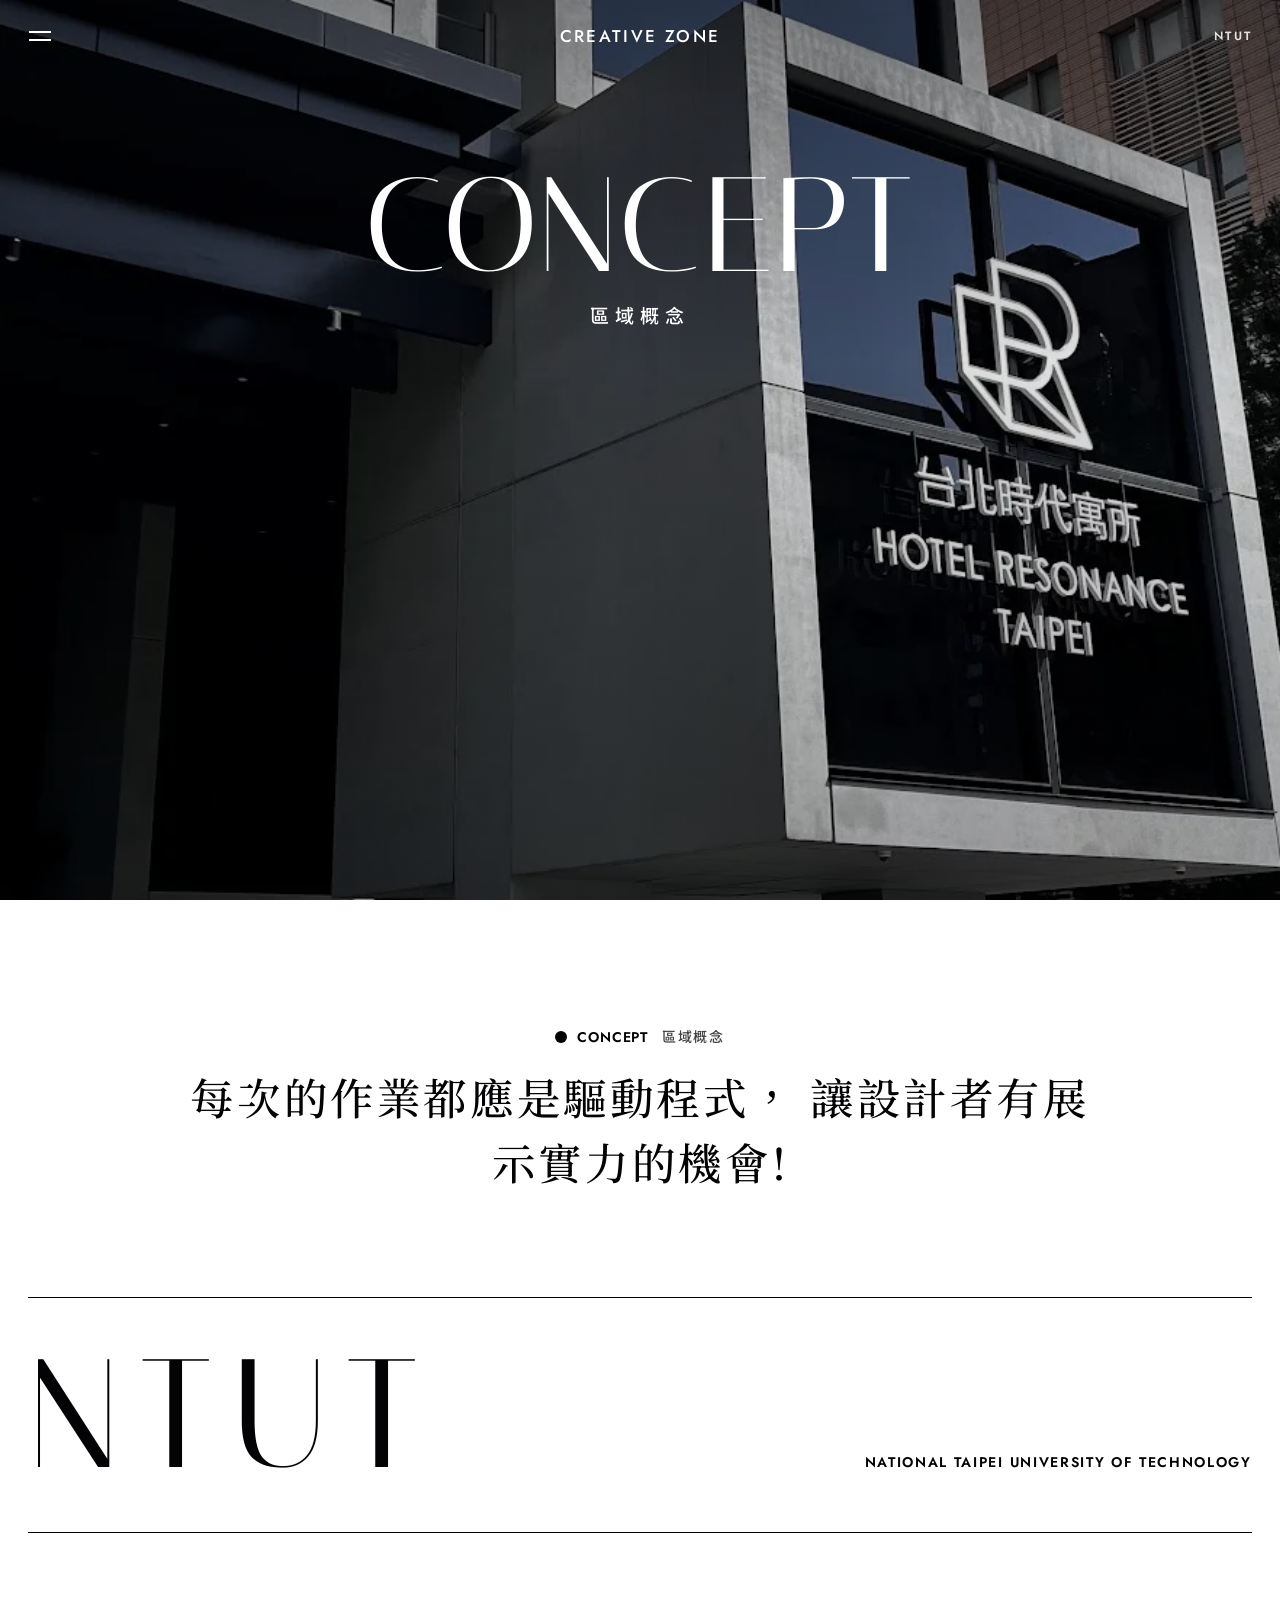
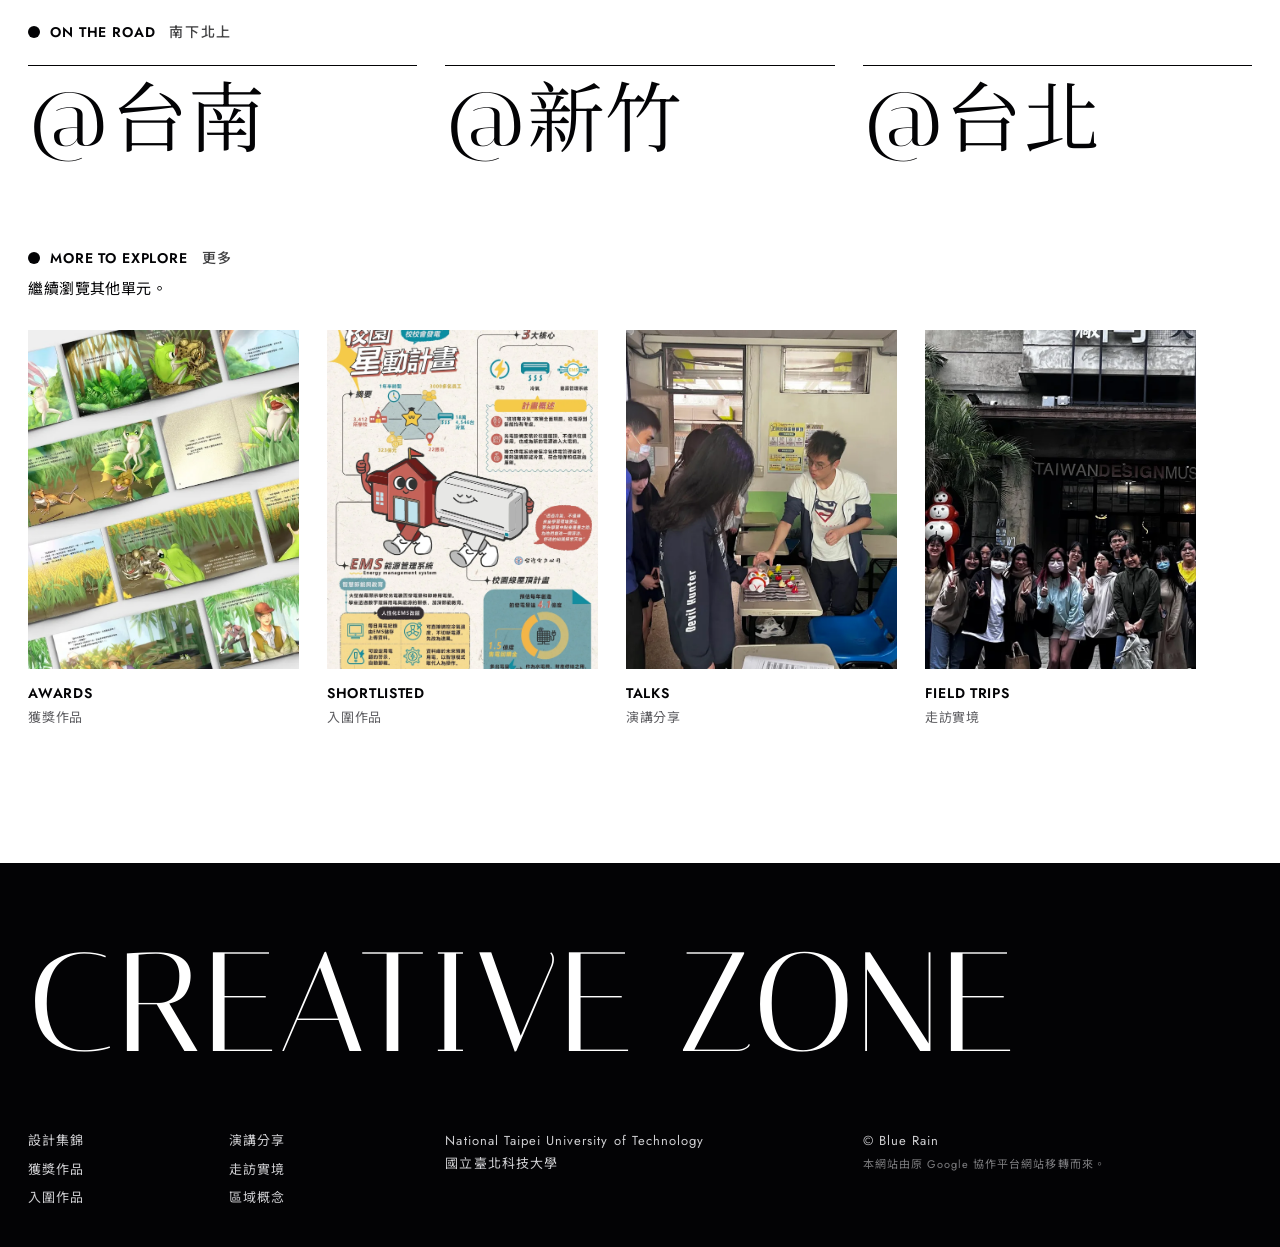
<file: creativeteaching/concept.html>
<!doctype html>
<html lang="zh-Hant-TW">
<head>
<meta charset="utf-8">
<meta name="viewport" content="width=device-width, initial-scale=1">
<title>區域概念 Concept｜CREATIVE ZONE</title>
<meta name="description" content="NTUT 創意教學：學生獲獎與入圍作品、業界演講分享、走訪實境紀錄。">
<meta property="og:title" content="區域概念 Concept｜CREATIVE ZONE">
<meta property="og:description" content="NTUT 創意教學：學生獲獎與入圍作品、業界演講分享、走訪實境紀錄。">
<link rel="icon" href="assets/favicon.svg" type="image/svg+xml">
<link rel="preconnect" href="https://fonts.googleapis.com"><link rel="preconnect" href="https://fonts.gstatic.com" crossorigin>
<link href="https://fonts.googleapis.com/css2?family=Italiana&family=Jost:wght@400;500;600&family=Noto+Sans+TC:wght@400;500;700&family=Noto+Serif+TC:wght@500;700&display=swap" rel="stylesheet">
<link rel="stylesheet" href="assets/style.css">
</head>
<body class="p-concept">
<a class="skip" href="#main">跳到主要內容</a>
<header class="topbar">
<button class="burger" type="button" aria-expanded="false" aria-controls="drawer"><span></span><span></span><span class="sr">選單</span></button>
<a class="wordmark" href="index.html">CREATIVE ZONE</a>
<a class="topnote" href="https://www.ntut.edu.tw/" rel="noopener">NTUT</a>
</header>
<nav class="drawer" id="drawer" aria-label="主要導覽" hidden><ul><li><a href="index.html"><span>HOME</span><small>設計集錦</small></a></li><li><a href="awards.html"><span>AWARDS</span><small>獲獎作品</small></a></li><li><a href="finalists.html"><span>SHORTLISTED</span><small>入圍作品</small></a></li><li><a href="talks.html"><span>TALKS</span><small>演講分享</small></a></li><li><a href="visits.html"><span>FIELD TRIPS</span><small>走訪實境</small></a></li><li><a href="concept.html" aria-current="page"><span>CONCEPT</span><small>區域概念</small></a></li></ul>
<p class="drawer-foot">National Taipei University of Technology<br>Blue Rain</p></nav>
<main id="main">
<section class="hero"><img src="img/065.webp" width="1280" height="620" alt="" class="hero-img" decoding="async"><div class="hero-text"><h1>CONCEPT</h1><p class="hero-zh">區域概念</p></div></section><section class="manifesto"><p class="label"><span class="dot"></span>CONCEPT<span class="zh">區域概念</span></p><p class="quote">每次的作業都應是驅動程式， 讓設計者有展示實力的機會!</p></section><section class="school"><p class="big">NTUT</p><p>National Taipei University of Technology</p></section><section class="places"><p class="label"><span class="dot"></span>ON THE ROAD<span class="zh">南下北上</span></p><ul><li>@台南</li><li>@新竹</li><li>@台北</li></ul></section><section class="row"><header class="row-head"><p class="label"><span class="dot"></span>MORE TO EXPLORE<span class="zh">更多</span></p><p class="desc">繼續瀏覽其他單元。</p></header><div class="rail"><article class="card"><a class="media" href="awards.html"><img src="img/003.webp" width="1280" height="905" alt="獲獎作品" loading="lazy" decoding="async"></a><h3><a href="awards.html">AWARDS</a></h3><p class="meta">獲獎作品</p></article><article class="card"><a class="media" href="finalists.html"><img src="img/014.webp" width="1280" height="1773" alt="入圍作品" loading="lazy" decoding="async"></a><h3><a href="finalists.html">SHORTLISTED</a></h3><p class="meta">入圍作品</p></article><article class="card"><a class="media" href="talks.html"><img src="img/019.webp" width="1104" height="828" alt="演講分享" loading="lazy" decoding="async"></a><h3><a href="talks.html">TALKS</a></h3><p class="meta">演講分享</p></article><article class="card"><a class="media" href="visits.html"><img src="img/045.webp" width="1280" height="825" alt="走訪實境" loading="lazy" decoding="async"></a><h3><a href="visits.html">FIELD TRIPS</a></h3><p class="meta">走訪實境</p></article></div></section>
</main>
<footer class="foot">
<p class="foot-mark">CREATIVE ZONE</p>
<div class="foot-cols">
<ul><li><a href="index.html">設計集錦</a></li><li><a href="awards.html">獲獎作品</a></li><li><a href="finalists.html">入圍作品</a></li><li><a href="talks.html">演講分享</a></li><li><a href="visits.html">走訪實境</a></li><li><a href="concept.html">區域概念</a></li></ul>
<p>National Taipei University of Technology<br>國立臺北科技大學</p>
<p>© Blue Rain<br><span class="fine">本網站由原 Google 協作平台網站移轉而來。</span></p>
</div>
</footer>
<div class="lightbox" hidden><button class="lb-close" type="button" aria-label="關閉">×</button><button class="lb-prev" type="button" aria-label="上一張">←</button><img alt=""><p class="lb-cap"></p><button class="lb-next" type="button" aria-label="下一張">→</button></div>
<script>window.IMGS={"1": "img/001.webp", "2": "img/002.webp", "3": "img/003.webp", "4": "img/004.webp", "5": "img/005.webp", "6": "img/006.webp", "7": "img/007.webp", "8": "img/008.webp", "9": "img/009.webp", "10": "img/010.webp", "11": "img/011.webp", "12": "img/012.webp", "13": "img/013.webp", "14": "img/014.webp", "15": "img/015.webp", "16": "img/016.webp", "17": "img/017.webp", "18": "img/018.webp", "19": "img/019.webp", "20": "img/020.webp", "21": "img/021.webp", "22": "img/022.webp", "23": "img/023.webp", "24": "img/024.webp", "25": "img/025.webp", "26": "img/026.webp", "27": "img/027.webp", "28": "img/028.webp", "29": "img/029.webp", "30": "img/030.webp", "31": "img/031.webp", "32": "img/032.webp", "33": "img/033.webp", "34": "img/034.webp", "35": "img/035.webp", "36": "img/036.webp", "37": "img/037.webp", "38": "img/038.webp", "39": "img/039.webp", "40": "img/040.webp", "41": "img/041.webp", "42": "img/042.webp", "43": "img/043.webp", "44": "img/044.webp", "45": "img/045.webp", "46": "img/046.webp", "47": "img/047.webp", "48": "img/048.webp", "49": "img/049.webp", "50": "img/050.webp", "51": "img/051.webp", "52": "img/052.webp", "53": "img/053.webp", "54": "img/054.webp", "55": "img/055.webp", "56": "img/056.webp", "57": "img/057.webp", "58": "img/058.webp", "59": "img/059.webp", "60": "img/060.webp", "61": "img/061.webp", "62": "img/062.webp", "63": "img/063.webp", "64": "img/064.webp", "65": "img/065.webp"};</script>
<script src="assets/site.js" defer></script>
</body>
</html>
</file>
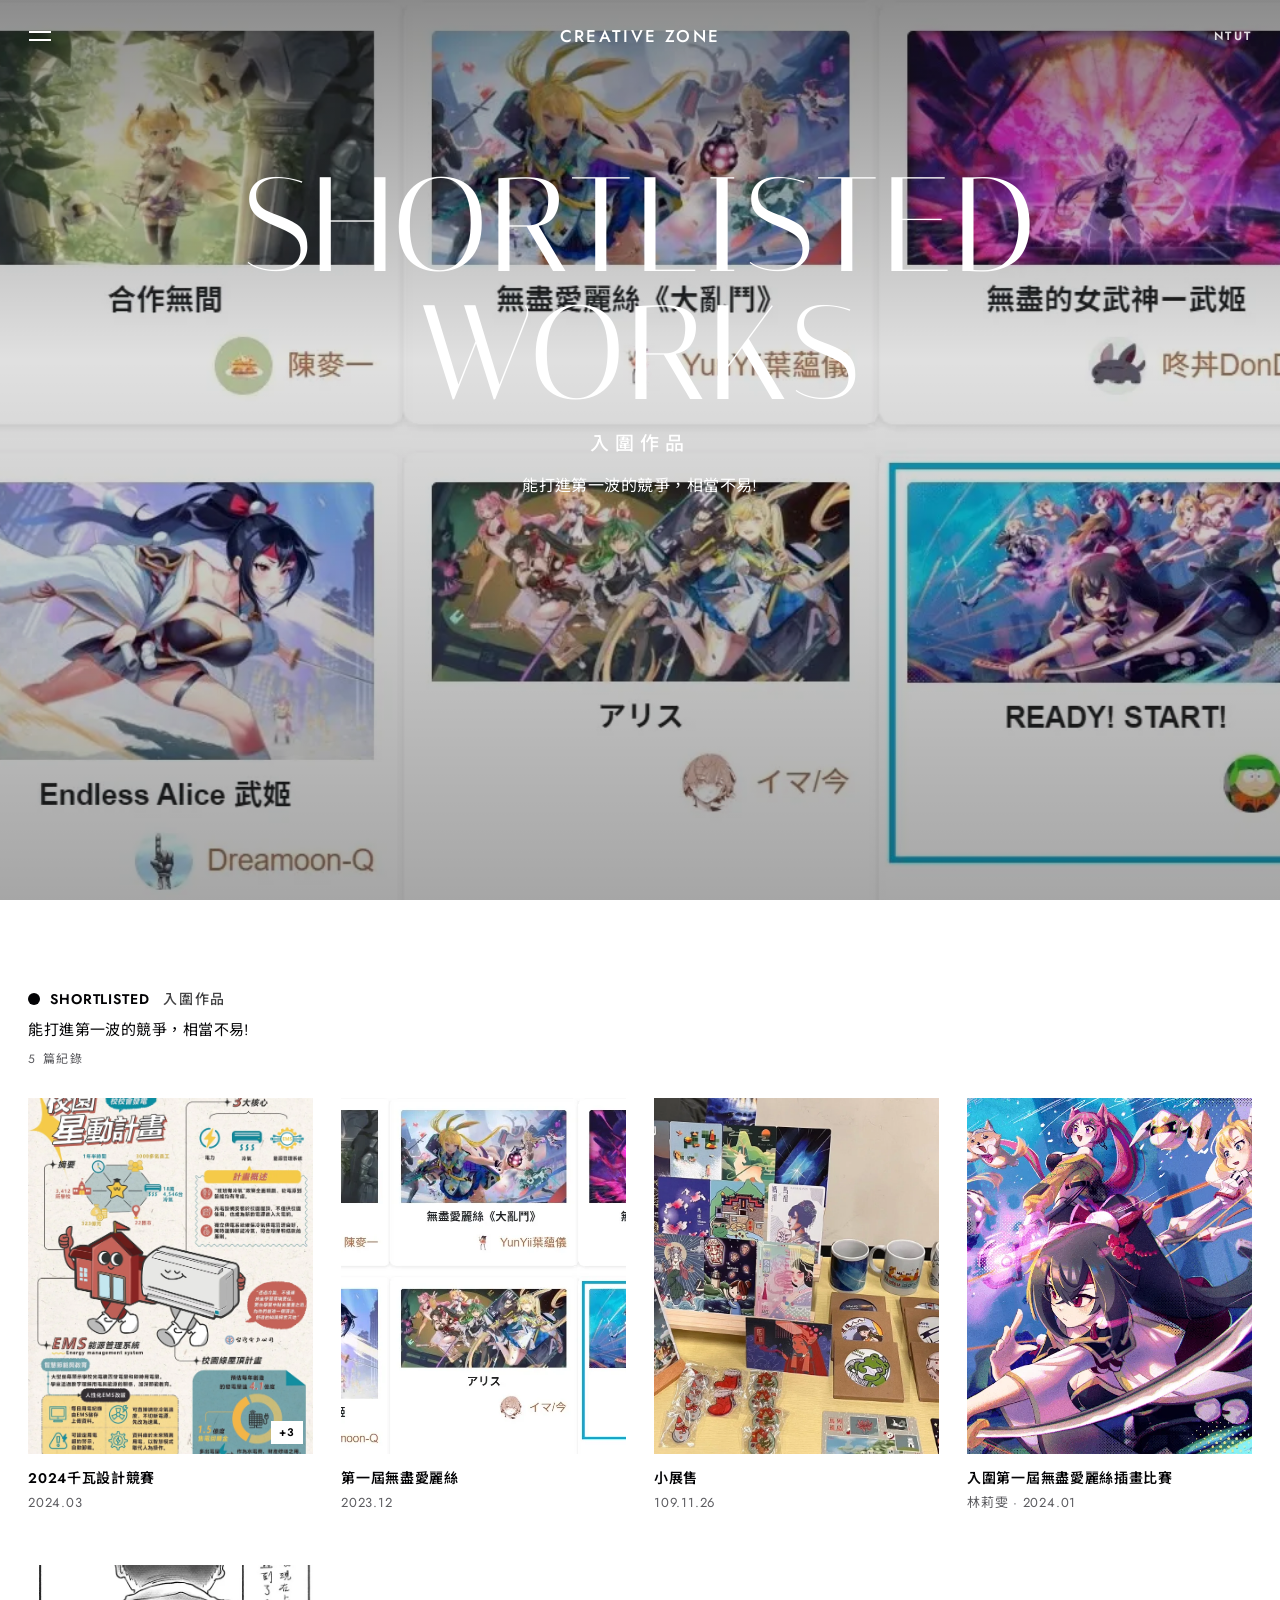
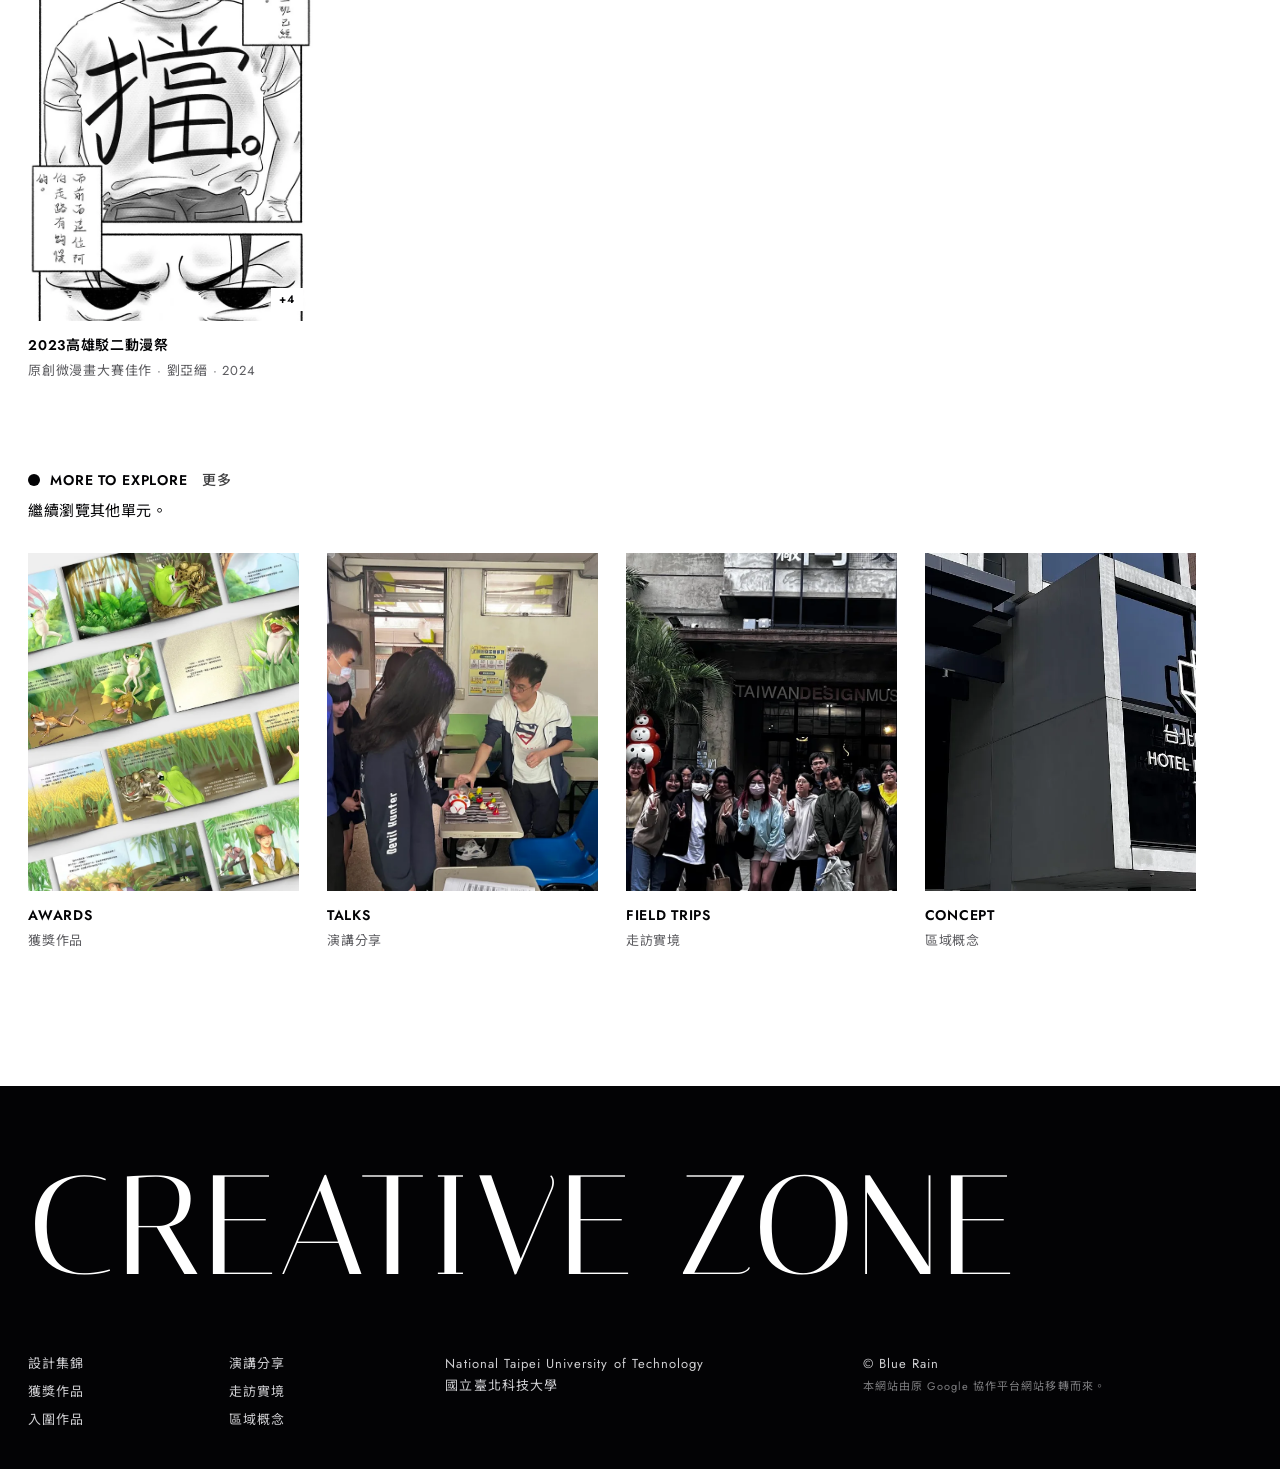
<file: creativeteaching/finalists.html>
<!doctype html>
<html lang="zh-Hant-TW">
<head>
<meta charset="utf-8">
<meta name="viewport" content="width=device-width, initial-scale=1">
<title>入圍作品 Shortlisted Works｜CREATIVE ZONE</title>
<meta name="description" content="NTUT 創意教學：學生獲獎與入圍作品、業界演講分享、走訪實境紀錄。">
<meta property="og:title" content="入圍作品 Shortlisted Works｜CREATIVE ZONE">
<meta property="og:description" content="NTUT 創意教學：學生獲獎與入圍作品、業界演講分享、走訪實境紀錄。">
<link rel="icon" href="assets/favicon.svg" type="image/svg+xml">
<link rel="preconnect" href="https://fonts.googleapis.com"><link rel="preconnect" href="https://fonts.gstatic.com" crossorigin>
<link href="https://fonts.googleapis.com/css2?family=Italiana&family=Jost:wght@400;500;600&family=Noto+Sans+TC:wght@400;500;700&family=Noto+Serif+TC:wght@500;700&display=swap" rel="stylesheet">
<link rel="stylesheet" href="assets/style.css">
</head>
<body class="p-finalists">
<a class="skip" href="#main">跳到主要內容</a>
<header class="topbar">
<button class="burger" type="button" aria-expanded="false" aria-controls="drawer"><span></span><span></span><span class="sr">選單</span></button>
<a class="wordmark" href="index.html">CREATIVE ZONE</a>
<a class="topnote" href="https://www.ntut.edu.tw/" rel="noopener">NTUT</a>
</header>
<nav class="drawer" id="drawer" aria-label="主要導覽" hidden><ul><li><a href="index.html"><span>HOME</span><small>設計集錦</small></a></li><li><a href="awards.html"><span>AWARDS</span><small>獲獎作品</small></a></li><li><a href="finalists.html" aria-current="page"><span>SHORTLISTED</span><small>入圍作品</small></a></li><li><a href="talks.html"><span>TALKS</span><small>演講分享</small></a></li><li><a href="visits.html"><span>FIELD TRIPS</span><small>走訪實境</small></a></li><li><a href="concept.html"><span>CONCEPT</span><small>區域概念</small></a></li></ul>
<p class="drawer-foot">National Taipei University of Technology<br>Blue Rain</p></nav>
<main id="main">
<section class="hero"><img src="img/017.webp" width="1122" height="700" alt="" class="hero-img" decoding="async"><div class="hero-text"><h1>SHORTLISTED WORKS</h1><p class="hero-zh">入圍作品</p><p class="hero-sub">能打進第一波的競爭，相當不易!</p></div></section><section class="list"><header class="row-head"><p class="label"><span class="dot"></span>SHORTLISTED<span class="zh">入圍作品</span></p><p class="desc">能打進第一波的競爭，相當不易!</p><p class="tally">5 篇紀錄</p></header><div class="grid"><article class="card "><button class="media zoom" type="button" aria-label="檢視 2024千瓦設計競賽 的照片" data-group="14 15 16"><img src="img/014.webp" width="1280" height="1773" alt="2024千瓦設計競賽" loading="lazy" decoding="async"><span class="count">3</span></button><h3>2024千瓦設計競賽</h3><p class="meta">2024.03</p></article><article class="card "><button class="media zoom" type="button" aria-label="檢視 第一屆無盡愛麗絲 的照片" data-group="17"><img src="img/017.webp" width="1122" height="700" alt="第一屆無盡愛麗絲" loading="lazy" decoding="async"></button><h3>第一屆無盡愛麗絲</h3><p class="meta">2023.12</p></article><article class="card "><button class="media zoom" type="button" aria-label="檢視 小展售 的照片" data-group="18"><img src="img/018.webp" width="784" height="1109" alt="小展售" loading="lazy" decoding="async"></button><h3>小展售</h3><p class="meta">109.11.26</p></article><article class="card "><button class="media zoom" type="button" aria-label="檢視 入圍第一屆無盡愛麗絲插畫比賽 的照片" data-group="9"><img src="img/009.webp" width="1280" height="659" alt="入圍第一屆無盡愛麗絲插畫比賽" loading="lazy" decoding="async"></button><h3>入圍第一屆無盡愛麗絲插畫比賽</h3><p class="meta">林莉雯 · 2024.01</p></article><article class="card "><button class="media zoom" type="button" aria-label="檢視 2023高雄駁二動漫祭 的照片" data-group="10 11 12 13"><img src="img/010.webp" width="626" height="886" alt="2023高雄駁二動漫祭" loading="lazy" decoding="async"><span class="count">4</span></button><h3>2023高雄駁二動漫祭</h3><p class="meta">原創微漫畫大賽佳作 · 劉亞縉 · 2024</p></article></div></section><section class="row"><header class="row-head"><p class="label"><span class="dot"></span>MORE TO EXPLORE<span class="zh">更多</span></p><p class="desc">繼續瀏覽其他單元。</p></header><div class="rail"><article class="card"><a class="media" href="awards.html"><img src="img/003.webp" width="1280" height="905" alt="獲獎作品" loading="lazy" decoding="async"></a><h3><a href="awards.html">AWARDS</a></h3><p class="meta">獲獎作品</p></article><article class="card"><a class="media" href="talks.html"><img src="img/019.webp" width="1104" height="828" alt="演講分享" loading="lazy" decoding="async"></a><h3><a href="talks.html">TALKS</a></h3><p class="meta">演講分享</p></article><article class="card"><a class="media" href="visits.html"><img src="img/045.webp" width="1280" height="825" alt="走訪實境" loading="lazy" decoding="async"></a><h3><a href="visits.html">FIELD TRIPS</a></h3><p class="meta">走訪實境</p></article><article class="card"><a class="media" href="concept.html"><img src="img/065.webp" width="1280" height="620" alt="區域概念" loading="lazy" decoding="async"></a><h3><a href="concept.html">CONCEPT</a></h3><p class="meta">區域概念</p></article></div></section>
</main>
<footer class="foot">
<p class="foot-mark">CREATIVE ZONE</p>
<div class="foot-cols">
<ul><li><a href="index.html">設計集錦</a></li><li><a href="awards.html">獲獎作品</a></li><li><a href="finalists.html">入圍作品</a></li><li><a href="talks.html">演講分享</a></li><li><a href="visits.html">走訪實境</a></li><li><a href="concept.html">區域概念</a></li></ul>
<p>National Taipei University of Technology<br>國立臺北科技大學</p>
<p>© Blue Rain<br><span class="fine">本網站由原 Google 協作平台網站移轉而來。</span></p>
</div>
</footer>
<div class="lightbox" hidden><button class="lb-close" type="button" aria-label="關閉">×</button><button class="lb-prev" type="button" aria-label="上一張">←</button><img alt=""><p class="lb-cap"></p><button class="lb-next" type="button" aria-label="下一張">→</button></div>
<script>window.IMGS={"1": "img/001.webp", "2": "img/002.webp", "3": "img/003.webp", "4": "img/004.webp", "5": "img/005.webp", "6": "img/006.webp", "7": "img/007.webp", "8": "img/008.webp", "9": "img/009.webp", "10": "img/010.webp", "11": "img/011.webp", "12": "img/012.webp", "13": "img/013.webp", "14": "img/014.webp", "15": "img/015.webp", "16": "img/016.webp", "17": "img/017.webp", "18": "img/018.webp", "19": "img/019.webp", "20": "img/020.webp", "21": "img/021.webp", "22": "img/022.webp", "23": "img/023.webp", "24": "img/024.webp", "25": "img/025.webp", "26": "img/026.webp", "27": "img/027.webp", "28": "img/028.webp", "29": "img/029.webp", "30": "img/030.webp", "31": "img/031.webp", "32": "img/032.webp", "33": "img/033.webp", "34": "img/034.webp", "35": "img/035.webp", "36": "img/036.webp", "37": "img/037.webp", "38": "img/038.webp", "39": "img/039.webp", "40": "img/040.webp", "41": "img/041.webp", "42": "img/042.webp", "43": "img/043.webp", "44": "img/044.webp", "45": "img/045.webp", "46": "img/046.webp", "47": "img/047.webp", "48": "img/048.webp", "49": "img/049.webp", "50": "img/050.webp", "51": "img/051.webp", "52": "img/052.webp", "53": "img/053.webp", "54": "img/054.webp", "55": "img/055.webp", "56": "img/056.webp", "57": "img/057.webp", "58": "img/058.webp", "59": "img/059.webp", "60": "img/060.webp", "61": "img/061.webp", "62": "img/062.webp", "63": "img/063.webp", "64": "img/064.webp", "65": "img/065.webp"};</script>
<script src="assets/site.js" defer></script>
</body>
</html>
</file>
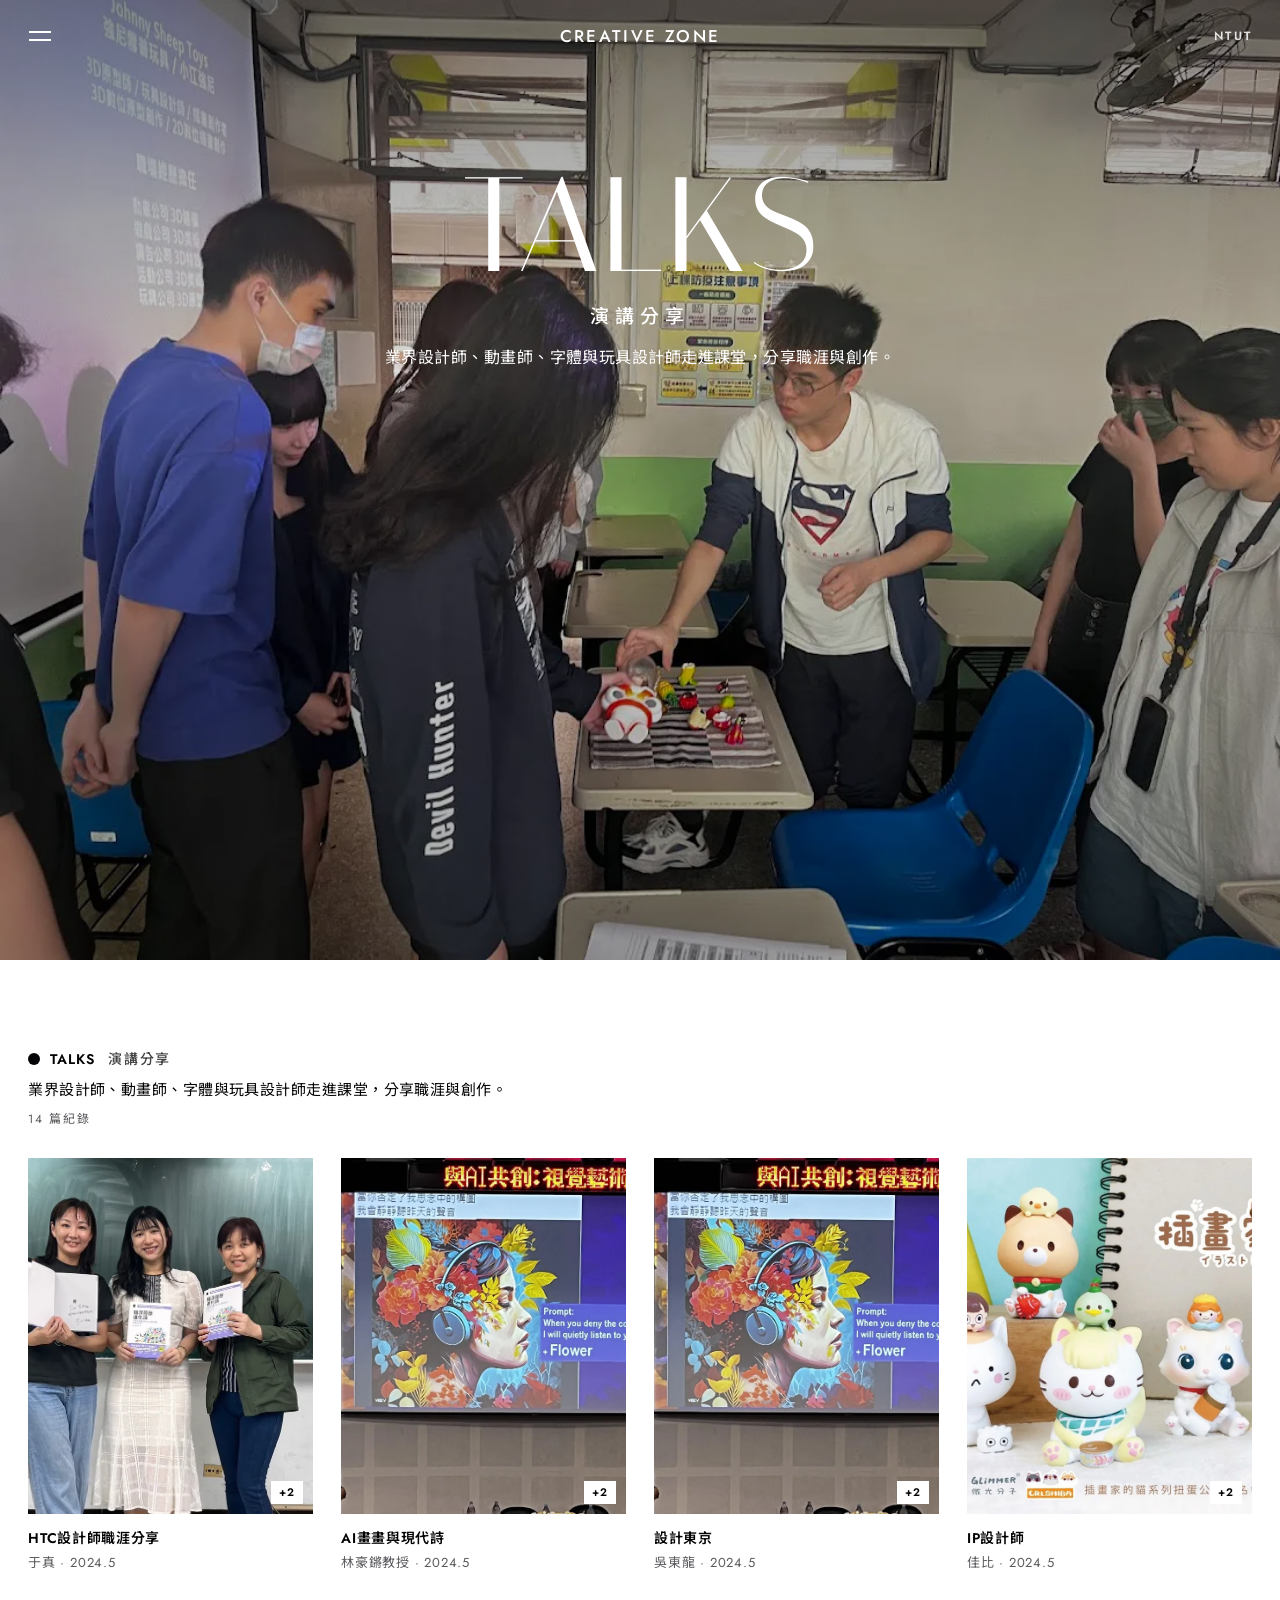
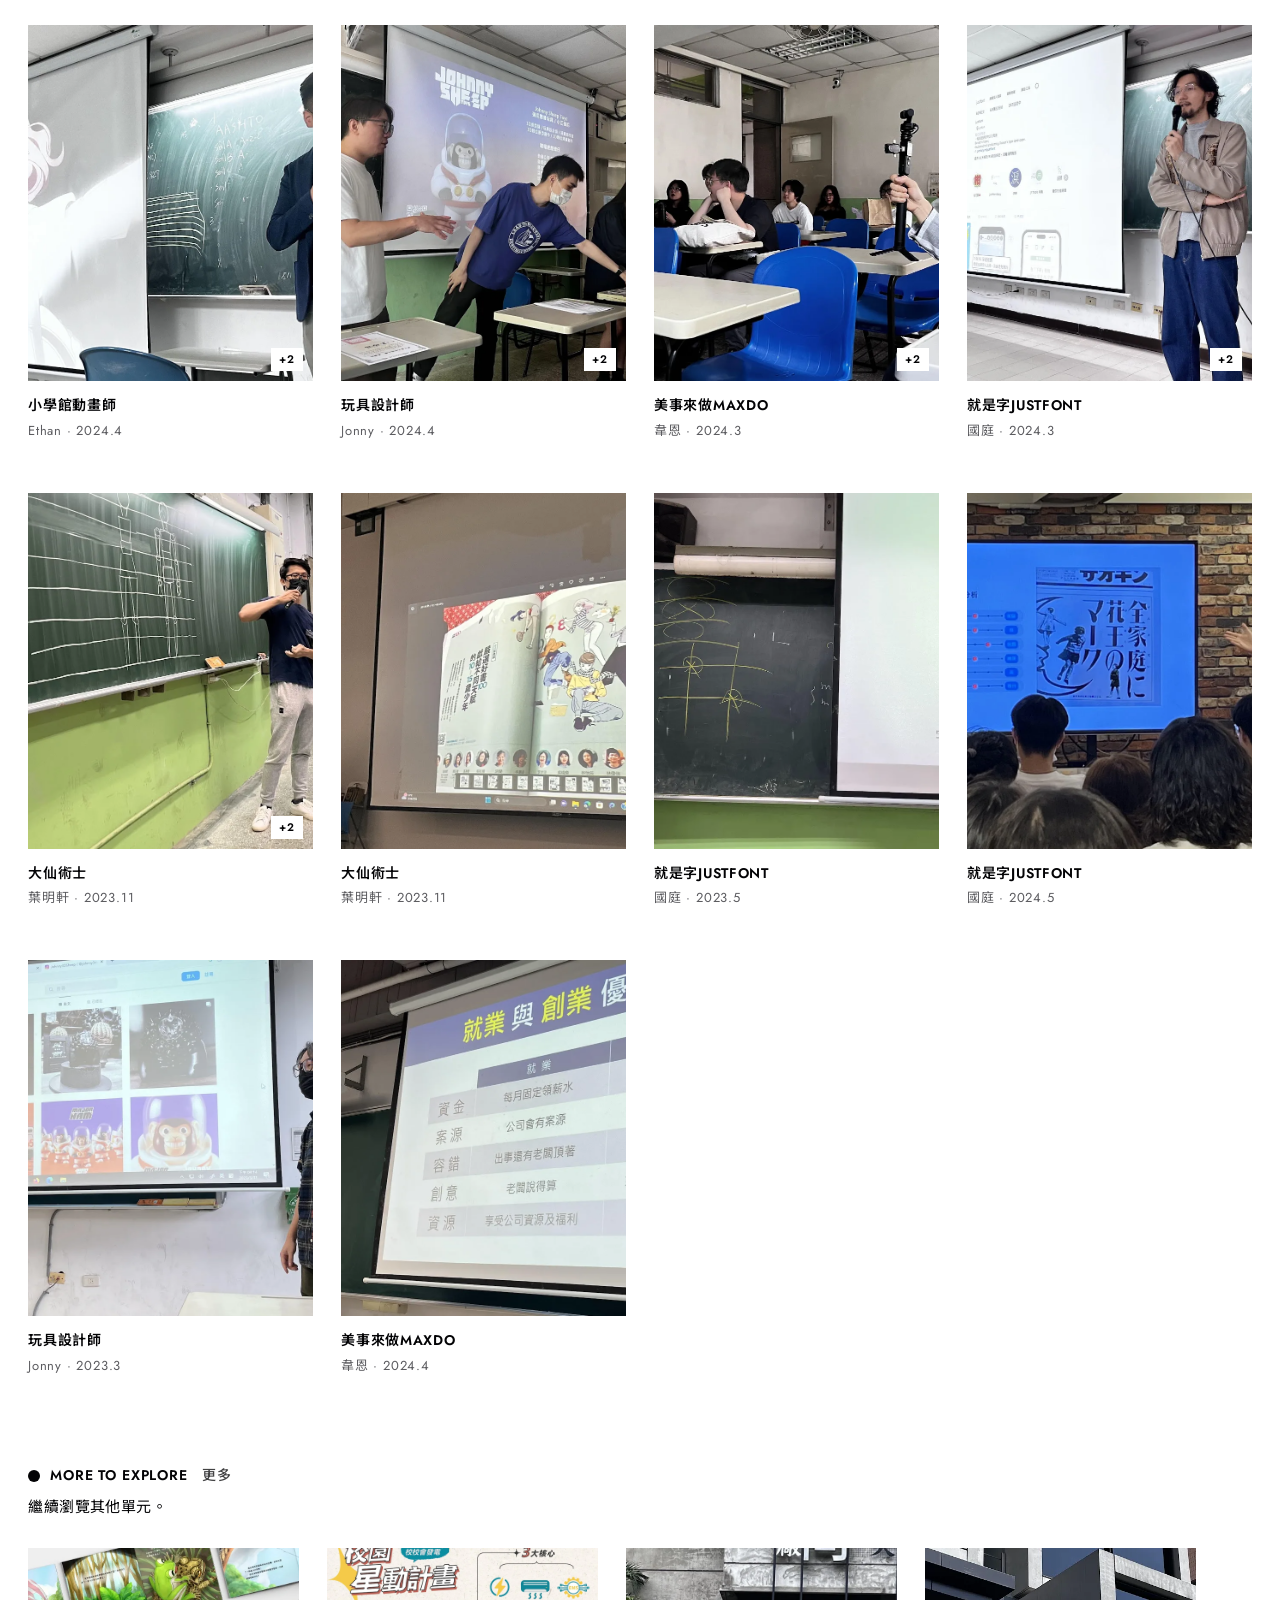
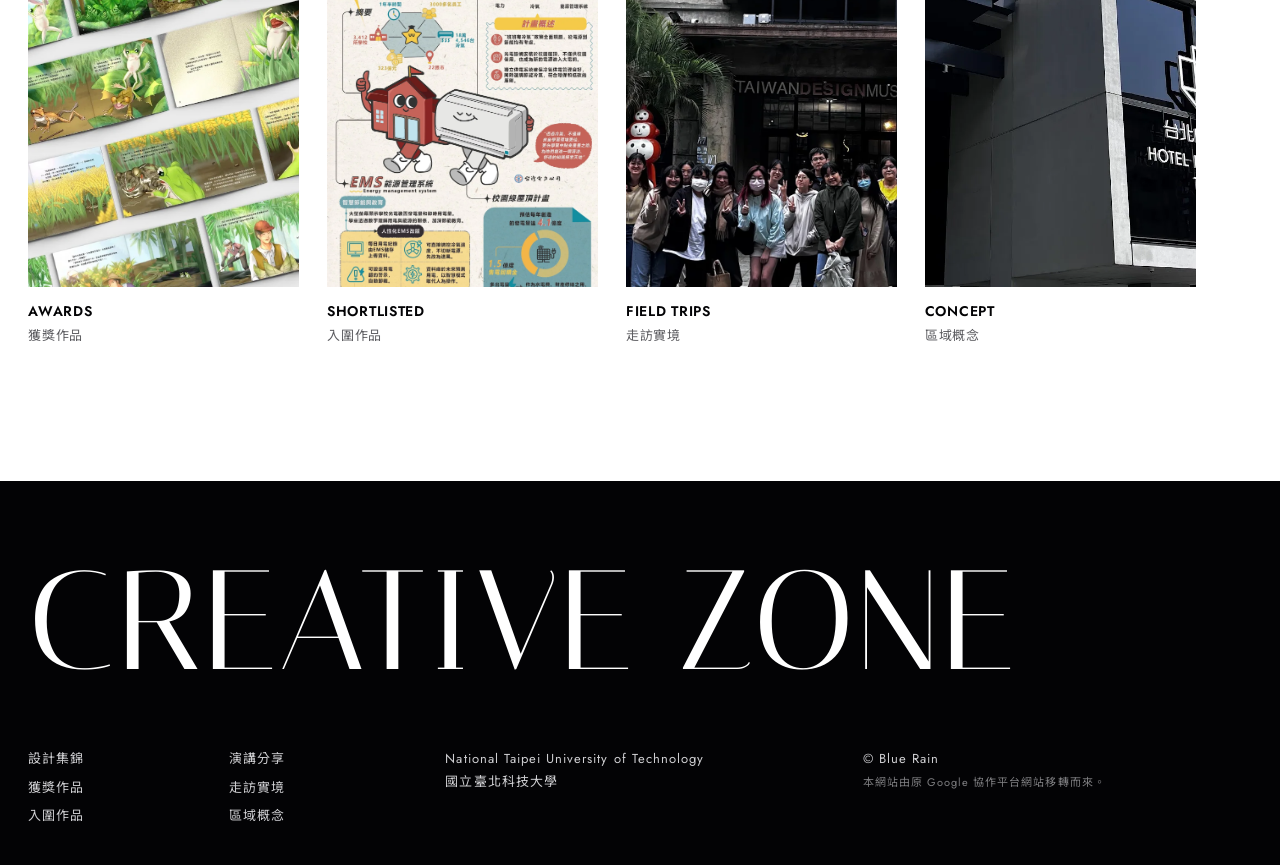
<file: creativeteaching/talks.html>
<!doctype html>
<html lang="zh-Hant-TW">
<head>
<meta charset="utf-8">
<meta name="viewport" content="width=device-width, initial-scale=1">
<title>演講分享 Talks｜CREATIVE ZONE</title>
<meta name="description" content="NTUT 創意教學：學生獲獎與入圍作品、業界演講分享、走訪實境紀錄。">
<meta property="og:title" content="演講分享 Talks｜CREATIVE ZONE">
<meta property="og:description" content="NTUT 創意教學：學生獲獎與入圍作品、業界演講分享、走訪實境紀錄。">
<link rel="icon" href="assets/favicon.svg" type="image/svg+xml">
<link rel="preconnect" href="https://fonts.googleapis.com"><link rel="preconnect" href="https://fonts.gstatic.com" crossorigin>
<link href="https://fonts.googleapis.com/css2?family=Italiana&family=Jost:wght@400;500;600&family=Noto+Sans+TC:wght@400;500;700&family=Noto+Serif+TC:wght@500;700&display=swap" rel="stylesheet">
<link rel="stylesheet" href="assets/style.css">
</head>
<body class="p-talks">
<a class="skip" href="#main">跳到主要內容</a>
<header class="topbar">
<button class="burger" type="button" aria-expanded="false" aria-controls="drawer"><span></span><span></span><span class="sr">選單</span></button>
<a class="wordmark" href="index.html">CREATIVE ZONE</a>
<a class="topnote" href="https://www.ntut.edu.tw/" rel="noopener">NTUT</a>
</header>
<nav class="drawer" id="drawer" aria-label="主要導覽" hidden><ul><li><a href="index.html"><span>HOME</span><small>設計集錦</small></a></li><li><a href="awards.html"><span>AWARDS</span><small>獲獎作品</small></a></li><li><a href="finalists.html"><span>SHORTLISTED</span><small>入圍作品</small></a></li><li><a href="talks.html" aria-current="page"><span>TALKS</span><small>演講分享</small></a></li><li><a href="visits.html"><span>FIELD TRIPS</span><small>走訪實境</small></a></li><li><a href="concept.html"><span>CONCEPT</span><small>區域概念</small></a></li></ul>
<p class="drawer-foot">National Taipei University of Technology<br>Blue Rain</p></nav>
<main id="main">
<section class="hero"><img src="img/019.webp" width="1104" height="828" alt="" class="hero-img" decoding="async"><div class="hero-text"><h1>TALKS</h1><p class="hero-zh">演講分享</p><p class="hero-sub">業界設計師、動畫師、字體與玩具設計師走進課堂，分享職涯與創作。</p></div></section><section class="list"><header class="row-head"><p class="label"><span class="dot"></span>TALKS<span class="zh">演講分享</span></p><p class="desc">業界設計師、動畫師、字體與玩具設計師走進課堂，分享職涯與創作。</p><p class="tally">14 篇紀錄</p></header><div class="grid"><article class="card "><button class="media zoom" type="button" aria-label="檢視 HTC設計師職涯分享 的照片" data-group="20 21"><img src="img/020.webp" width="1122" height="723" alt="HTC設計師職涯分享" loading="lazy" decoding="async"><span class="count">2</span></button><h3>HTC設計師職涯分享</h3><p class="meta">于真 · 2024.5</p></article><article class="card "><button class="media zoom" type="button" aria-label="檢視 AI畫畫與現代詩 的照片" data-group="22 23"><img src="img/022.webp" width="1280" height="825" alt="AI畫畫與現代詩" loading="lazy" decoding="async"><span class="count">2</span></button><h3>AI畫畫與現代詩</h3><p class="meta">林豪鏘教授 · 2024.5</p></article><article class="card "><button class="media zoom" type="button" aria-label="檢視 設計東京 的照片" data-group="22 23"><img src="img/022.webp" width="1280" height="825" alt="設計東京" loading="lazy" decoding="async"><span class="count">2</span></button><h3>設計東京</h3><p class="meta">吳東龍 · 2024.5</p></article><article class="card "><button class="media zoom" type="button" aria-label="檢視 IP設計師 的照片" data-group="24 25"><img src="img/024.webp" width="1280" height="830" alt="IP設計師" loading="lazy" decoding="async"><span class="count">2</span></button><h3>IP設計師</h3><p class="meta">佳比 · 2024.5</p></article><article class="card "><button class="media zoom" type="button" aria-label="檢視 小學館動畫師 的照片" data-group="26 27"><img src="img/026.webp" width="1280" height="825" alt="小學館動畫師" loading="lazy" decoding="async"><span class="count">2</span></button><h3>小學館動畫師</h3><p class="meta">Ethan · 2024.4</p></article><article class="card "><button class="media zoom" type="button" aria-label="檢視 玩具設計師 的照片" data-group="28 29"><img src="img/028.webp" width="1280" height="832" alt="玩具設計師" loading="lazy" decoding="async"><span class="count">2</span></button><h3>玩具設計師</h3><p class="meta">Jonny · 2024.4</p></article><article class="card "><button class="media zoom" type="button" aria-label="檢視 美事來做MAXDO 的照片" data-group="30 31"><img src="img/030.webp" width="1280" height="825" alt="美事來做MAXDO" loading="lazy" decoding="async"><span class="count">2</span></button><h3>美事來做MAXDO</h3><p class="meta">韋恩 · 2024.3</p></article><article class="card "><button class="media zoom" type="button" aria-label="檢視 就是字JustFont 的照片" data-group="32 33"><img src="img/032.webp" width="1280" height="831" alt="就是字JustFont" loading="lazy" decoding="async"><span class="count">2</span></button><h3>就是字JustFont</h3><p class="meta">國庭 · 2024.3</p></article><article class="card "><button class="media zoom" type="button" aria-label="檢視 大仙術士 的照片" data-group="34 35"><img src="img/034.webp" width="1280" height="831" alt="大仙術士" loading="lazy" decoding="async"><span class="count">2</span></button><h3>大仙術士</h3><p class="meta">葉明軒 · 2023.11</p></article><article class="card "><button class="media zoom" type="button" aria-label="檢視 大仙術士 的照片" data-group="36"><img src="img/036.webp" width="1280" height="831" alt="大仙術士" loading="lazy" decoding="async"></button><h3>大仙術士</h3><p class="meta">葉明軒 · 2023.11</p></article><article class="card "><button class="media zoom" type="button" aria-label="檢視 就是字JustFont 的照片" data-group="37"><img src="img/037.webp" width="1280" height="831" alt="就是字JustFont" loading="lazy" decoding="async"></button><h3>就是字JustFont</h3><p class="meta">國庭 · 2023.5</p></article><article class="card "><button class="media zoom" type="button" aria-label="檢視 就是字JustFont 的照片" data-group="38"><img src="img/038.webp" width="1280" height="830" alt="就是字JustFont" loading="lazy" decoding="async"></button><h3>就是字JustFont</h3><p class="meta">國庭 · 2024.5</p></article><article class="card "><button class="media zoom" type="button" aria-label="檢視 玩具設計師 的照片" data-group="39"><img src="img/039.webp" width="1280" height="830" alt="玩具設計師" loading="lazy" decoding="async"></button><h3>玩具設計師</h3><p class="meta">Jonny · 2023.3</p></article><article class="card "><button class="media zoom" type="button" aria-label="檢視 美事來做MAXDO 的照片" data-group="40"><img src="img/040.webp" width="1280" height="831" alt="美事來做MAXDO" loading="lazy" decoding="async"></button><h3>美事來做MAXDO</h3><p class="meta">韋恩 · 2024.4</p></article></div></section><section class="row"><header class="row-head"><p class="label"><span class="dot"></span>MORE TO EXPLORE<span class="zh">更多</span></p><p class="desc">繼續瀏覽其他單元。</p></header><div class="rail"><article class="card"><a class="media" href="awards.html"><img src="img/003.webp" width="1280" height="905" alt="獲獎作品" loading="lazy" decoding="async"></a><h3><a href="awards.html">AWARDS</a></h3><p class="meta">獲獎作品</p></article><article class="card"><a class="media" href="finalists.html"><img src="img/014.webp" width="1280" height="1773" alt="入圍作品" loading="lazy" decoding="async"></a><h3><a href="finalists.html">SHORTLISTED</a></h3><p class="meta">入圍作品</p></article><article class="card"><a class="media" href="visits.html"><img src="img/045.webp" width="1280" height="825" alt="走訪實境" loading="lazy" decoding="async"></a><h3><a href="visits.html">FIELD TRIPS</a></h3><p class="meta">走訪實境</p></article><article class="card"><a class="media" href="concept.html"><img src="img/065.webp" width="1280" height="620" alt="區域概念" loading="lazy" decoding="async"></a><h3><a href="concept.html">CONCEPT</a></h3><p class="meta">區域概念</p></article></div></section>
</main>
<footer class="foot">
<p class="foot-mark">CREATIVE ZONE</p>
<div class="foot-cols">
<ul><li><a href="index.html">設計集錦</a></li><li><a href="awards.html">獲獎作品</a></li><li><a href="finalists.html">入圍作品</a></li><li><a href="talks.html">演講分享</a></li><li><a href="visits.html">走訪實境</a></li><li><a href="concept.html">區域概念</a></li></ul>
<p>National Taipei University of Technology<br>國立臺北科技大學</p>
<p>© Blue Rain<br><span class="fine">本網站由原 Google 協作平台網站移轉而來。</span></p>
</div>
</footer>
<div class="lightbox" hidden><button class="lb-close" type="button" aria-label="關閉">×</button><button class="lb-prev" type="button" aria-label="上一張">←</button><img alt=""><p class="lb-cap"></p><button class="lb-next" type="button" aria-label="下一張">→</button></div>
<script>window.IMGS={"1": "img/001.webp", "2": "img/002.webp", "3": "img/003.webp", "4": "img/004.webp", "5": "img/005.webp", "6": "img/006.webp", "7": "img/007.webp", "8": "img/008.webp", "9": "img/009.webp", "10": "img/010.webp", "11": "img/011.webp", "12": "img/012.webp", "13": "img/013.webp", "14": "img/014.webp", "15": "img/015.webp", "16": "img/016.webp", "17": "img/017.webp", "18": "img/018.webp", "19": "img/019.webp", "20": "img/020.webp", "21": "img/021.webp", "22": "img/022.webp", "23": "img/023.webp", "24": "img/024.webp", "25": "img/025.webp", "26": "img/026.webp", "27": "img/027.webp", "28": "img/028.webp", "29": "img/029.webp", "30": "img/030.webp", "31": "img/031.webp", "32": "img/032.webp", "33": "img/033.webp", "34": "img/034.webp", "35": "img/035.webp", "36": "img/036.webp", "37": "img/037.webp", "38": "img/038.webp", "39": "img/039.webp", "40": "img/040.webp", "41": "img/041.webp", "42": "img/042.webp", "43": "img/043.webp", "44": "img/044.webp", "45": "img/045.webp", "46": "img/046.webp", "47": "img/047.webp", "48": "img/048.webp", "49": "img/049.webp", "50": "img/050.webp", "51": "img/051.webp", "52": "img/052.webp", "53": "img/053.webp", "54": "img/054.webp", "55": "img/055.webp", "56": "img/056.webp", "57": "img/057.webp", "58": "img/058.webp", "59": "img/059.webp", "60": "img/060.webp", "61": "img/061.webp", "62": "img/062.webp", "63": "img/063.webp", "64": "img/064.webp", "65": "img/065.webp"};</script>
<script src="assets/site.js" defer></script>
</body>
</html>
</file>
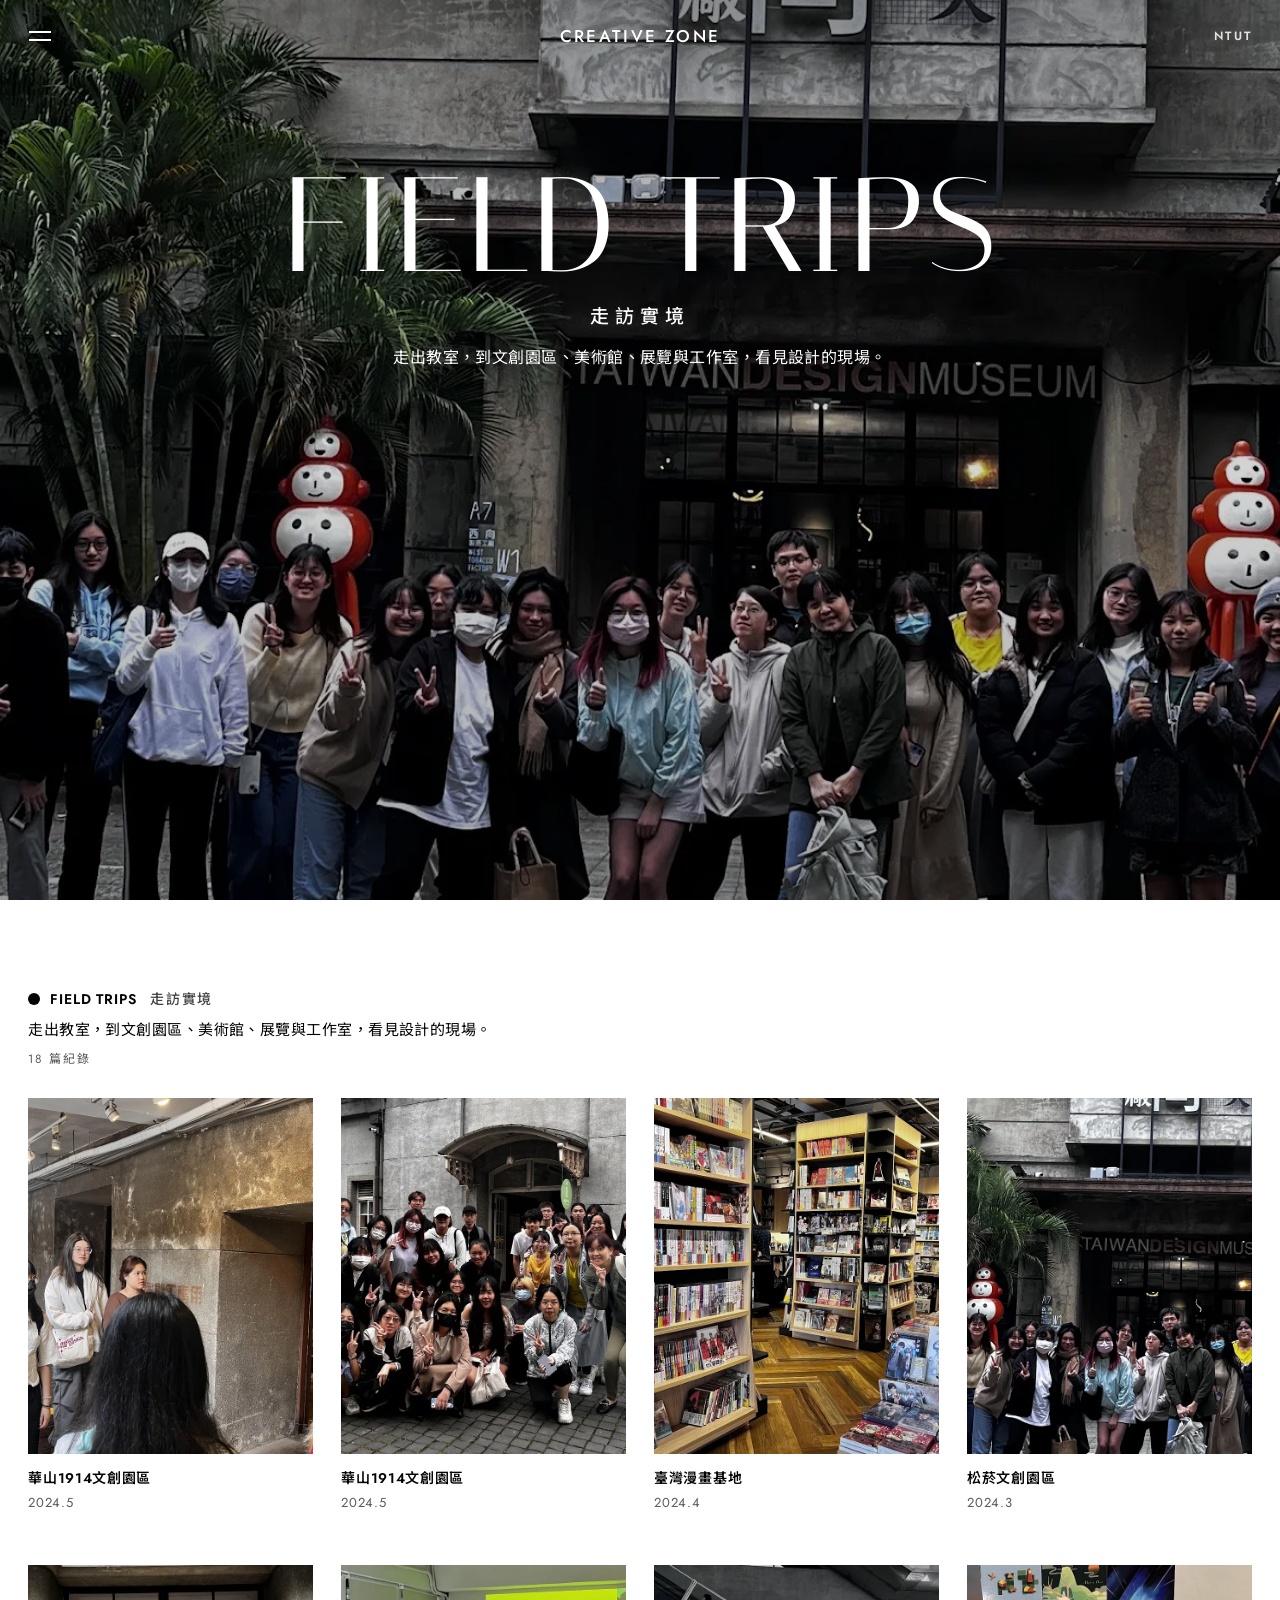
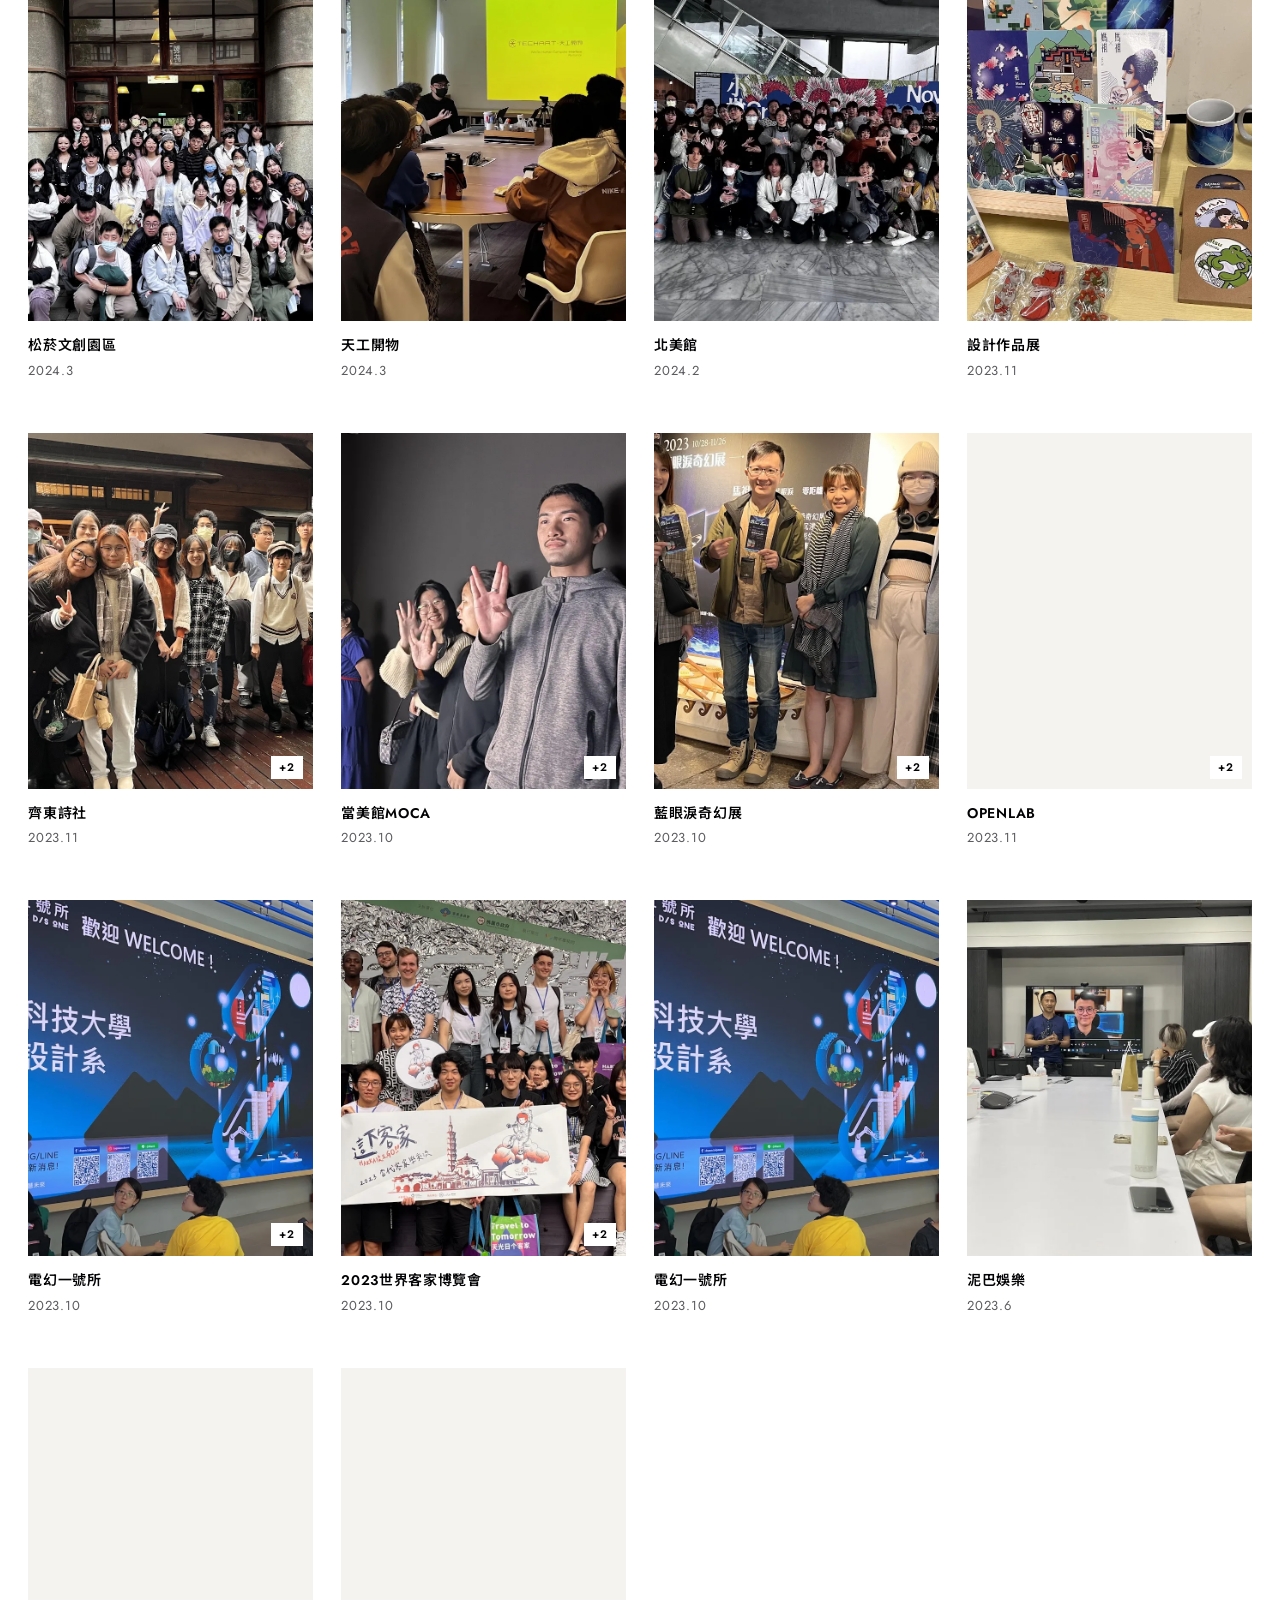
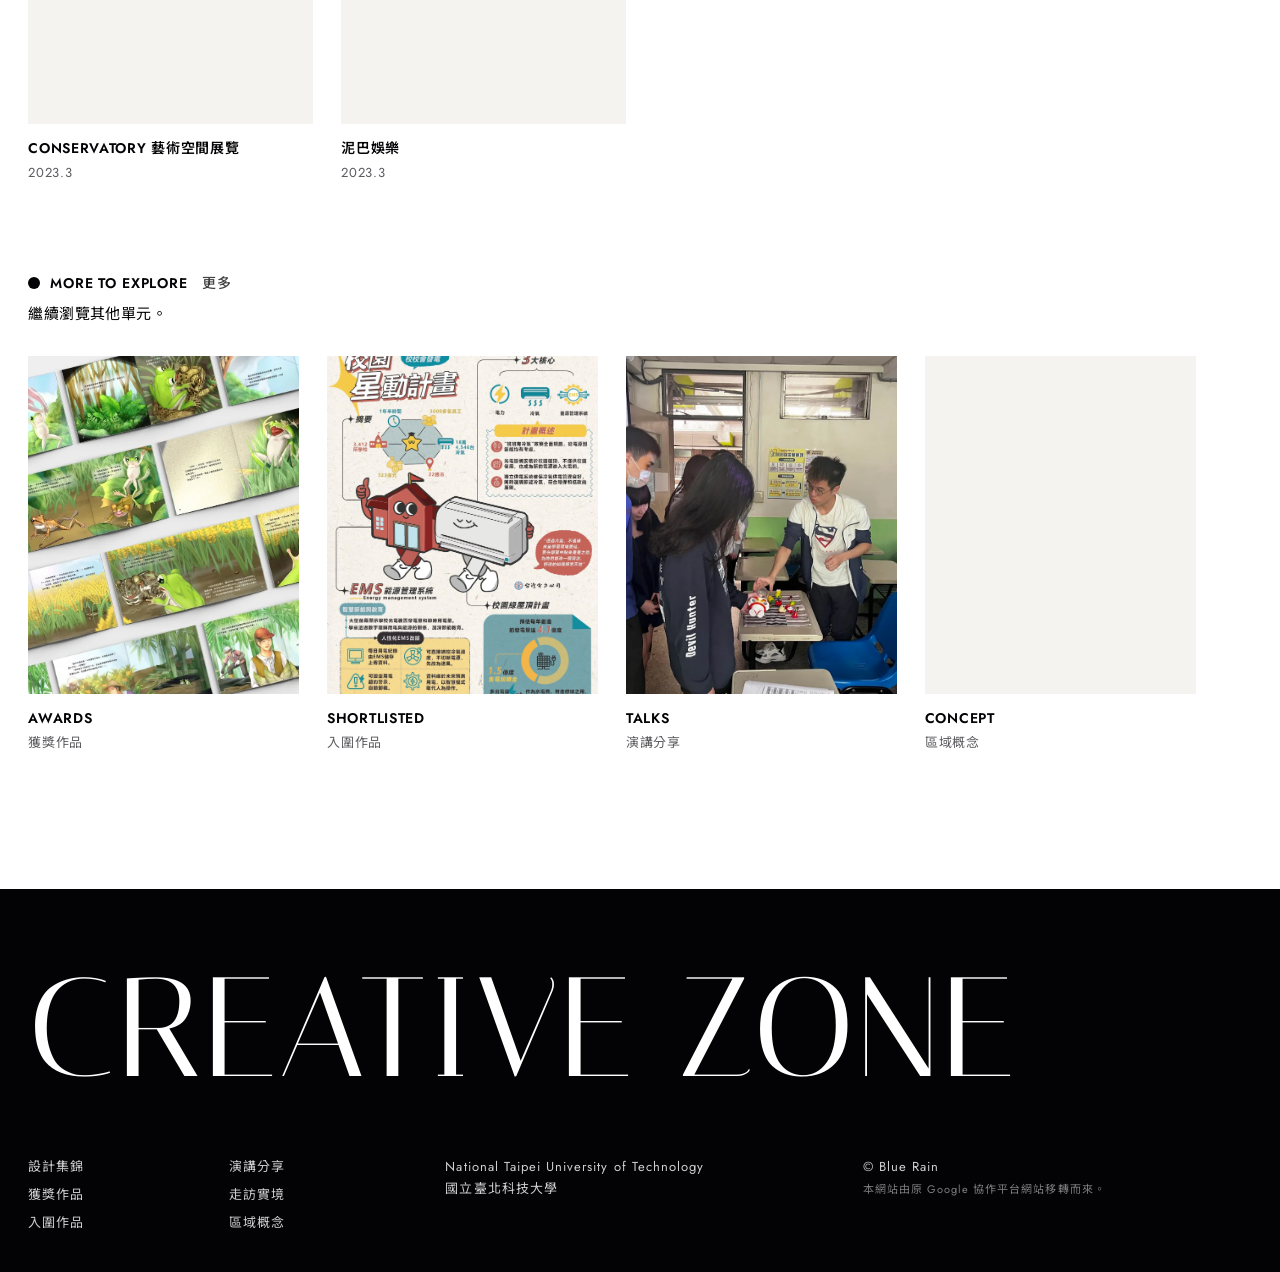
<file: creativeteaching/visits.html>
<!doctype html>
<html lang="zh-Hant-TW">
<head>
<meta charset="utf-8">
<meta name="viewport" content="width=device-width, initial-scale=1">
<title>走訪實境 Field Trips｜CREATIVE ZONE</title>
<meta name="description" content="NTUT 創意教學：學生獲獎與入圍作品、業界演講分享、走訪實境紀錄。">
<meta property="og:title" content="走訪實境 Field Trips｜CREATIVE ZONE">
<meta property="og:description" content="NTUT 創意教學：學生獲獎與入圍作品、業界演講分享、走訪實境紀錄。">
<link rel="icon" href="assets/favicon.svg" type="image/svg+xml">
<link rel="preconnect" href="https://fonts.googleapis.com"><link rel="preconnect" href="https://fonts.gstatic.com" crossorigin>
<link href="https://fonts.googleapis.com/css2?family=Italiana&family=Jost:wght@400;500;600&family=Noto+Sans+TC:wght@400;500;700&family=Noto+Serif+TC:wght@500;700&display=swap" rel="stylesheet">
<link rel="stylesheet" href="assets/style.css">
</head>
<body class="p-visits">
<a class="skip" href="#main">跳到主要內容</a>
<header class="topbar">
<button class="burger" type="button" aria-expanded="false" aria-controls="drawer"><span></span><span></span><span class="sr">選單</span></button>
<a class="wordmark" href="index.html">CREATIVE ZONE</a>
<a class="topnote" href="https://www.ntut.edu.tw/" rel="noopener">NTUT</a>
</header>
<nav class="drawer" id="drawer" aria-label="主要導覽" hidden><ul><li><a href="index.html"><span>HOME</span><small>設計集錦</small></a></li><li><a href="awards.html"><span>AWARDS</span><small>獲獎作品</small></a></li><li><a href="finalists.html"><span>SHORTLISTED</span><small>入圍作品</small></a></li><li><a href="talks.html"><span>TALKS</span><small>演講分享</small></a></li><li><a href="visits.html" aria-current="page"><span>FIELD TRIPS</span><small>走訪實境</small></a></li><li><a href="concept.html"><span>CONCEPT</span><small>區域概念</small></a></li></ul>
<p class="drawer-foot">National Taipei University of Technology<br>Blue Rain</p></nav>
<main id="main">
<section class="hero"><img src="img/045.webp" width="1280" height="825" alt="" class="hero-img" decoding="async"><div class="hero-text"><h1>FIELD TRIPS</h1><p class="hero-zh">走訪實境</p><p class="hero-sub">走出教室，到文創園區、美術館、展覽與工作室，看見設計的現場。</p></div></section><section class="list"><header class="row-head"><p class="label"><span class="dot"></span>FIELD TRIPS<span class="zh">走訪實境</span></p><p class="desc">走出教室，到文創園區、美術館、展覽與工作室，看見設計的現場。</p><p class="tally">18 篇紀錄</p></header><div class="grid"><article class="card "><button class="media zoom" type="button" aria-label="檢視 華山1914文創園區 的照片" data-group="42"><img src="img/042.webp" width="1280" height="832" alt="華山1914文創園區" loading="lazy" decoding="async"></button><h3>華山1914文創園區</h3><p class="meta">2024.5</p></article><article class="card "><button class="media zoom" type="button" aria-label="檢視 華山1914文創園區 的照片" data-group="43"><img src="img/043.webp" width="1280" height="825" alt="華山1914文創園區" loading="lazy" decoding="async"></button><h3>華山1914文創園區</h3><p class="meta">2024.5</p></article><article class="card "><button class="media zoom" type="button" aria-label="檢視 臺灣漫畫基地 的照片" data-group="44"><img src="img/044.webp" width="1280" height="832" alt="臺灣漫畫基地" loading="lazy" decoding="async"></button><h3>臺灣漫畫基地</h3><p class="meta">2024.4</p></article><article class="card "><button class="media zoom" type="button" aria-label="檢視 松菸文創園區 的照片" data-group="45"><img src="img/045.webp" width="1280" height="825" alt="松菸文創園區" loading="lazy" decoding="async"></button><h3>松菸文創園區</h3><p class="meta">2024.3</p></article><article class="card "><button class="media zoom" type="button" aria-label="檢視 松菸文創園區 的照片" data-group="46"><img src="img/046.webp" width="1280" height="831" alt="松菸文創園區" loading="lazy" decoding="async"></button><h3>松菸文創園區</h3><p class="meta">2024.3</p></article><article class="card "><button class="media zoom" type="button" aria-label="檢視 天工開物 的照片" data-group="47"><img src="img/047.webp" width="1280" height="831" alt="天工開物" loading="lazy" decoding="async"></button><h3>天工開物</h3><p class="meta">2024.3</p></article><article class="card "><button class="media zoom" type="button" aria-label="檢視 北美館 的照片" data-group="48"><img src="img/048.webp" width="1280" height="831" alt="北美館" loading="lazy" decoding="async"></button><h3>北美館</h3><p class="meta">2024.2</p></article><article class="card "><button class="media zoom" type="button" aria-label="檢視 設計作品展 的照片" data-group="49"><img src="img/049.webp" width="1280" height="831" alt="設計作品展" loading="lazy" decoding="async"></button><h3>設計作品展</h3><p class="meta">2023.11</p></article><article class="card "><button class="media zoom" type="button" aria-label="檢視 齊東詩社 的照片" data-group="50 51"><img src="img/050.webp" width="1280" height="831" alt="齊東詩社" loading="lazy" decoding="async"><span class="count">2</span></button><h3>齊東詩社</h3><p class="meta">2023.11</p></article><article class="card "><button class="media zoom" type="button" aria-label="檢視 當美館MoCA 的照片" data-group="52 53"><img src="img/052.webp" width="1280" height="830" alt="當美館MoCA" loading="lazy" decoding="async"><span class="count">2</span></button><h3>當美館MoCA</h3><p class="meta">2023.10</p></article><article class="card "><button class="media zoom" type="button" aria-label="檢視 藍眼淚奇幻展 的照片" data-group="54 55"><img src="img/054.webp" width="1280" height="830" alt="藍眼淚奇幻展" loading="lazy" decoding="async"><span class="count">2</span></button><h3>藍眼淚奇幻展</h3><p class="meta">2023.10</p></article><article class="card "><button class="media zoom" type="button" aria-label="檢視 OpenLab 的照片" data-group="56 57"><img src="img/056.webp" width="1280" height="830" alt="OpenLab" loading="lazy" decoding="async"><span class="count">2</span></button><h3>OpenLab</h3><p class="meta">2023.11</p></article><article class="card "><button class="media zoom" type="button" aria-label="檢視 電幻一號所 的照片" data-group="58 59"><img src="img/058.webp" width="1280" height="831" alt="電幻一號所" loading="lazy" decoding="async"><span class="count">2</span></button><h3>電幻一號所</h3><p class="meta">2023.10</p></article><article class="card "><button class="media zoom" type="button" aria-label="檢視 2023世界客家博覽會 的照片" data-group="60 61"><img src="img/060.webp" width="1280" height="830" alt="2023世界客家博覽會" loading="lazy" decoding="async"><span class="count">2</span></button><h3>2023世界客家博覽會</h3><p class="meta">2023.10</p></article><article class="card "><button class="media zoom" type="button" aria-label="檢視 電幻一號所 的照片" data-group="58"><img src="img/058.webp" width="1280" height="831" alt="電幻一號所" loading="lazy" decoding="async"></button><h3>電幻一號所</h3><p class="meta">2023.10</p></article><article class="card "><button class="media zoom" type="button" aria-label="檢視 泥巴娛樂 的照片" data-group="62"><img src="img/062.webp" width="1280" height="830" alt="泥巴娛樂" loading="lazy" decoding="async"></button><h3>泥巴娛樂</h3><p class="meta">2023.6</p></article><article class="card "><button class="media zoom" type="button" aria-label="檢視 CONSERVATORY 藝術空間展覽 的照片" data-group="63"><img src="img/063.webp" width="1280" height="961" alt="CONSERVATORY 藝術空間展覽" loading="lazy" decoding="async"></button><h3>CONSERVATORY 藝術空間展覽</h3><p class="meta">2023.3</p></article><article class="card "><button class="media zoom" type="button" aria-label="檢視 泥巴娛樂 的照片" data-group="64"><img src="img/064.webp" width="1280" height="960" alt="泥巴娛樂" loading="lazy" decoding="async"></button><h3>泥巴娛樂</h3><p class="meta">2023.3</p></article></div></section><section class="row"><header class="row-head"><p class="label"><span class="dot"></span>MORE TO EXPLORE<span class="zh">更多</span></p><p class="desc">繼續瀏覽其他單元。</p></header><div class="rail"><article class="card"><a class="media" href="awards.html"><img src="img/003.webp" width="1280" height="905" alt="獲獎作品" loading="lazy" decoding="async"></a><h3><a href="awards.html">AWARDS</a></h3><p class="meta">獲獎作品</p></article><article class="card"><a class="media" href="finalists.html"><img src="img/014.webp" width="1280" height="1773" alt="入圍作品" loading="lazy" decoding="async"></a><h3><a href="finalists.html">SHORTLISTED</a></h3><p class="meta">入圍作品</p></article><article class="card"><a class="media" href="talks.html"><img src="img/019.webp" width="1104" height="828" alt="演講分享" loading="lazy" decoding="async"></a><h3><a href="talks.html">TALKS</a></h3><p class="meta">演講分享</p></article><article class="card"><a class="media" href="concept.html"><img src="img/065.webp" width="1280" height="620" alt="區域概念" loading="lazy" decoding="async"></a><h3><a href="concept.html">CONCEPT</a></h3><p class="meta">區域概念</p></article></div></section>
</main>
<footer class="foot">
<p class="foot-mark">CREATIVE ZONE</p>
<div class="foot-cols">
<ul><li><a href="index.html">設計集錦</a></li><li><a href="awards.html">獲獎作品</a></li><li><a href="finalists.html">入圍作品</a></li><li><a href="talks.html">演講分享</a></li><li><a href="visits.html">走訪實境</a></li><li><a href="concept.html">區域概念</a></li></ul>
<p>National Taipei University of Technology<br>國立臺北科技大學</p>
<p>© Blue Rain<br><span class="fine">本網站由原 Google 協作平台網站移轉而來。</span></p>
</div>
</footer>
<div class="lightbox" hidden><button class="lb-close" type="button" aria-label="關閉">×</button><button class="lb-prev" type="button" aria-label="上一張">←</button><img alt=""><p class="lb-cap"></p><button class="lb-next" type="button" aria-label="下一張">→</button></div>
<script>window.IMGS={"1": "img/001.webp", "2": "img/002.webp", "3": "img/003.webp", "4": "img/004.webp", "5": "img/005.webp", "6": "img/006.webp", "7": "img/007.webp", "8": "img/008.webp", "9": "img/009.webp", "10": "img/010.webp", "11": "img/011.webp", "12": "img/012.webp", "13": "img/013.webp", "14": "img/014.webp", "15": "img/015.webp", "16": "img/016.webp", "17": "img/017.webp", "18": "img/018.webp", "19": "img/019.webp", "20": "img/020.webp", "21": "img/021.webp", "22": "img/022.webp", "23": "img/023.webp", "24": "img/024.webp", "25": "img/025.webp", "26": "img/026.webp", "27": "img/027.webp", "28": "img/028.webp", "29": "img/029.webp", "30": "img/030.webp", "31": "img/031.webp", "32": "img/032.webp", "33": "img/033.webp", "34": "img/034.webp", "35": "img/035.webp", "36": "img/036.webp", "37": "img/037.webp", "38": "img/038.webp", "39": "img/039.webp", "40": "img/040.webp", "41": "img/041.webp", "42": "img/042.webp", "43": "img/043.webp", "44": "img/044.webp", "45": "img/045.webp", "46": "img/046.webp", "47": "img/047.webp", "48": "img/048.webp", "49": "img/049.webp", "50": "img/050.webp", "51": "img/051.webp", "52": "img/052.webp", "53": "img/053.webp", "54": "img/054.webp", "55": "img/055.webp", "56": "img/056.webp", "57": "img/057.webp", "58": "img/058.webp", "59": "img/059.webp", "60": "img/060.webp", "61": "img/061.webp", "62": "img/062.webp", "63": "img/063.webp", "64": "img/064.webp", "65": "img/065.webp"};</script>
<script src="assets/site.js" defer></script>
</body>
</html>
</file>
<file: creativeteaching/assets/style.css>
/* CREATIVE ZONE — editorial style */
:root{
  --ink:#030305; --muted:#5c5c60; --line:#e6e6e6; --bg:#fff; --soft:#f4f3f0;
  --display:"Italiana","Noto Serif TC","Songti TC",serif;
  --sans:"Jost","Noto Sans TC","PingFang TC","Microsoft JhengHei",sans-serif;
  --g:clamp(16px,2.2vw,32px);
}
*{box-sizing:border-box}
html{scroll-behavior:smooth}
body{margin:0;background:var(--bg);color:var(--ink);font:400 15px/1.7 var(--sans);letter-spacing:.03em;-webkit-font-smoothing:antialiased}
img{display:block;max-width:100%;height:auto}
a{color:inherit}
h1,h2,h3{margin:0;font-weight:400}
.skip{position:absolute;left:-999px}.skip:focus{left:12px;top:12px;z-index:200;background:#fff;padding:6px 10px}
.sr{position:absolute;width:1px;height:1px;overflow:hidden;clip:rect(0 0 0 0)}

/* CTA: uppercase underlined */
.cta{display:inline-block;margin-top:22px;font:600 14px/1 var(--sans);letter-spacing:.08em;text-transform:uppercase;text-decoration:none;color:#fff;border-bottom:1.5px solid currentColor;padding-bottom:4px;transition:opacity .2s}
.cta:hover{opacity:.7}
.cta.dark{color:var(--ink);margin-top:14px}

/* label ● TEXT */
.label{display:flex;align-items:center;gap:10px;margin:0;font:600 14px/1.3 var(--sans);letter-spacing:.06em;text-transform:uppercase}
.label .dot{width:12px;height:12px;border-radius:50%;background:currentColor;flex:none}
.label .zh{font-weight:500;letter-spacing:.12em;opacity:.75;margin-left:4px}

/* header */
.topbar{position:fixed;inset:0 0 auto 0;z-index:60;display:grid;grid-template-columns:1fr auto 1fr;align-items:center;height:72px;padding:0 var(--g);color:#fff;transition:background .3s,color .3s,box-shadow .3s}
.topbar.solid{background:#fff;color:var(--ink);box-shadow:0 1px 0 var(--line)}
.wordmark{font:500 17px/1 var(--sans);letter-spacing:.14em;text-decoration:none;white-space:nowrap}
.topnote{justify-self:end;font:600 12px/1 var(--sans);letter-spacing:.18em;text-decoration:none;opacity:.85}
.burger{justify-self:start;width:44px;height:44px;margin-left:-10px;border:0;background:none;color:inherit;cursor:pointer;position:relative}
.burger span:not(.sr){position:absolute;left:11px;right:11px;height:2px;background:currentColor;transition:transform .25s}
.burger span:first-child{top:17px}.burger span:nth-child(2){top:25px}
.burger[aria-expanded=true] span:first-child{transform:translateY(4px) rotate(45deg)}
.burger[aria-expanded=true] span:nth-child(2){transform:translateY(-4px) rotate(-45deg)}
.drawer{position:fixed;inset:0 auto 0 0;z-index:55;width:min(440px,100%);background:#fff;color:var(--ink);padding:110px var(--g) 32px;display:flex;flex-direction:column;box-shadow:20px 0 60px -30px rgba(0,0,0,.4);transform:translateX(-102%);transition:transform .35s ease}
.drawer[hidden]{display:flex;visibility:hidden}
.drawer.open{transform:none;visibility:visible}
.drawer ul{list-style:none;margin:0;padding:0}
.drawer li{border-bottom:1px solid var(--line)}
.drawer a{display:flex;justify-content:space-between;align-items:baseline;padding:16px 0;text-decoration:none}
.drawer a span{font:400 34px/1 var(--display);letter-spacing:.02em}
.drawer a small{font-size:13px;color:var(--muted);letter-spacing:.12em}
.drawer a[aria-current] span,.drawer a:hover span{font-style:italic;text-decoration:underline;text-decoration-thickness:1px;text-underline-offset:6px}
.drawer-foot{margin-top:auto;font-size:12px;color:var(--muted);letter-spacing:.1em}
body.menu-open .topbar{color:var(--ink);background:transparent;box-shadow:none}

/* hero */
.hero{position:relative;display:grid;min-height:100svh;color:#fff;background:#111;overflow:hidden}
.hero-img{grid-area:1/1;width:100%;height:100%;object-fit:cover}
.hero::after{content:"";grid-area:1/1;background:linear-gradient(180deg,rgba(0,0,0,.45) 0%,rgba(0,0,0,.12) 40%,rgba(0,0,0,.35) 100%)}
.hero-text{grid-area:1/1;z-index:1;align-self:start;justify-self:center;text-align:center;padding:clamp(120px,18vh,190px) var(--g) 40px;max-width:1200px}
.hero h1{font:400 clamp(52px,10.5vw,150px)/.95 var(--display);letter-spacing:.01em;text-transform:uppercase}
.hero-zh{margin:14px 0 0;font:500 clamp(15px,1.6vw,19px)/1.4 var(--sans);letter-spacing:.32em}
.hero-sub{margin:14px auto 0;max-width:620px;font-size:clamp(14px,1.4vw,16px)}
.p-index .hero-zh{font-family:var(--display);font-size:clamp(22px,2.6vw,34px);letter-spacing:.06em}

/* two tiles */
.tiles{display:grid;grid-template-columns:1fr 1fr;gap:var(--g);padding:var(--g)}
.tile{position:relative;display:block;overflow:hidden;color:#fff;text-decoration:none;background:#111}
.tile img{width:100%;aspect-ratio:4/3;object-fit:cover;transition:transform .8s ease}
.tile:hover img{transform:scale(1.04)}
.tile::after{content:"";position:absolute;inset:0;background:linear-gradient(0deg,rgba(0,0,0,.55),rgba(0,0,0,0) 55%)}
.tile-text{position:absolute;left:clamp(18px,2.5vw,32px);bottom:clamp(18px,2.5vw,32px);z-index:1}
.tile .cta{margin-top:12px}

/* rows */
.row,.list{padding:clamp(56px,7vw,96px) 0 0}
.row-head{padding:0 var(--g) 28px}
.desc{margin:10px 0 0;max-width:680px;font-size:15px}
.tally{margin:6px 0 0;font-size:12px;color:var(--muted);letter-spacing:.14em}
.rail{display:grid;grid-auto-flow:column;grid-auto-columns:calc((100% - 2*var(--g) - 3*var(--g))/4);gap:var(--g);overflow-x:auto;scroll-snap-type:x mandatory;padding:0 var(--g) 6px;scrollbar-width:thin}
.rail>.card{scroll-snap-align:start}
.grid{display:grid;grid-template-columns:repeat(4,1fr);gap:clamp(36px,4vw,56px) var(--g);padding:0 var(--g)}

/* card */
.card .media{all:unset;display:block;position:relative;cursor:pointer;overflow:hidden;background:var(--soft)}
.card .media img{width:100%;aspect-ratio:4/5;object-fit:cover;transition:transform .6s ease}
.card .media:hover img{transform:scale(1.035)}
.card .media:focus-visible{outline:2px solid var(--ink);outline-offset:3px}
.count{position:absolute;right:10px;bottom:10px;background:#fff;color:var(--ink);font:600 11px/1 var(--sans);padding:6px 8px;letter-spacing:.08em}
.count::before{content:"+";}
.card h3{margin-top:14px;font:600 14px/1.45 var(--sans);letter-spacing:.05em;text-transform:uppercase}
.card h3 a{text-decoration:none}.card h3 a:hover{text-decoration:underline}
.card .meta{margin:4px 0 0;font-size:13px;color:var(--muted);letter-spacing:.06em}

/* editorial */
.editorial{display:grid;grid-template-columns:1fr 1fr;gap:var(--g);padding:clamp(56px,7vw,96px) var(--g) 0;align-items:stretch}
.editorial.rev .ed-media{order:2}
.ed-media{position:relative;display:block;overflow:hidden;color:#fff;text-decoration:none;background:#111;min-height:560px}
.ed-media img{position:absolute;inset:0;width:100%;height:100%;object-fit:cover;transition:transform .9s ease}
.ed-media:hover img{transform:scale(1.03)}
.ed-media::after{content:"";position:absolute;inset:0;background:linear-gradient(180deg,rgba(0,0,0,.55),rgba(0,0,0,0) 55%)}
.ed-text{position:relative;z-index:1;padding:clamp(22px,3vw,40px)}
.ed-text h2{margin-top:16px;font:400 clamp(38px,4.6vw,66px)/1 var(--display);text-transform:uppercase}
.ed-text p{margin:12px 0 0;max-width:420px;font-size:14px}
.ed-grid{display:grid;grid-template-columns:1fr 1fr;gap:var(--g);align-content:start}
.ed-grid .card .media img{aspect-ratio:1/1}

/* band */
.band{position:relative;display:grid;margin-top:clamp(56px,7vw,96px);color:#fff;background:#111;min-height:min(80vh,720px)}
.band img{grid-area:1/1;width:100%;height:100%;object-fit:cover;opacity:.75}
.band-text{grid-area:1/1;z-index:1;align-self:center;justify-self:center;text-align:center;max-width:900px;padding:40px var(--g);display:flex;flex-direction:column;align-items:center}
.quote{font:500 clamp(24px,3.4vw,44px)/1.5 "Noto Serif TC",serif;margin:18px 0 0;letter-spacing:.06em}

/* concept page */
.manifesto{padding:clamp(70px,10vw,140px) var(--g) 0;max-width:1000px;margin:0 auto;text-align:center;display:flex;flex-direction:column;align-items:center}
.school{margin:clamp(60px,8vw,110px) var(--g) 0;border-top:1px solid var(--ink);border-bottom:1px solid var(--ink);padding:clamp(28px,4vw,48px) 0;display:flex;justify-content:space-between;align-items:baseline;gap:20px;flex-wrap:wrap}
.school .big{margin:0;font:400 clamp(64px,12vw,180px)/.9 var(--display)}
.school p{margin:0;font:600 14px/1.4 var(--sans);letter-spacing:.12em;text-transform:uppercase}
.places{padding:clamp(56px,7vw,96px) var(--g) 0}
.places ul{list-style:none;margin:24px 0 0;padding:0;display:grid;grid-template-columns:repeat(3,1fr);gap:var(--g)}
.places li{border-top:1px solid var(--ink);padding-top:16px;font:400 clamp(40px,6vw,88px)/1 var(--display)}

/* footer */
.foot{margin-top:clamp(80px,10vw,140px);background:var(--ink);color:#fff;padding:clamp(48px,6vw,80px) var(--g) 32px}
.foot-mark{margin:0;font:400 clamp(48px,11vw,170px)/.9 var(--display);letter-spacing:.01em}
.foot-cols{display:grid;grid-template-columns:repeat(3,1fr);gap:var(--g);margin-top:clamp(36px,5vw,64px);font-size:13px;letter-spacing:.08em;color:#cfcfd2}
.foot-cols ul{list-style:none;margin:0;padding:0;columns:2}
.foot-cols li{margin-bottom:6px}
.foot-cols a{text-decoration:none}.foot-cols a:hover{text-decoration:underline}
.foot-cols p{margin:0}
.fine{font-size:11px;opacity:.6}

/* lightbox */
.lightbox{position:fixed;inset:0;z-index:100;background:rgba(3,3,5,.95);display:grid;place-items:center;color:#fff}
.lightbox[hidden]{display:none}
.lightbox img{max-width:90vw;max-height:82vh;object-fit:contain}
.lb-cap{position:absolute;bottom:18px;left:0;right:0;text-align:center;margin:0;font:600 13px/1.4 var(--sans);letter-spacing:.08em;text-transform:uppercase}
.lightbox button{position:absolute;background:none;border:0;color:#fff;font-size:30px;cursor:pointer;padding:14px 18px}
.lb-close{top:8px;right:10px;font-size:40px!important}.lb-prev{left:6px;top:50%;transform:translateY(-50%)}.lb-next{right:6px;top:50%;transform:translateY(-50%)}

@media (max-width:1100px){
  .grid{grid-template-columns:repeat(3,1fr)}
  .rail{grid-auto-columns:calc((100% - 2*var(--g) - 2*var(--g))/3)}
}
@media (max-width:820px){
  .topbar{height:60px}
  .wordmark{font-size:15px}
  .tiles{grid-template-columns:1fr}
  .grid{grid-template-columns:repeat(2,1fr)}
  .rail{grid-auto-columns:70%}
  .editorial{grid-template-columns:1fr}
  .editorial.rev .ed-media{order:0}
  .ed-media{min-height:440px}
  .places ul{grid-template-columns:1fr}
  .foot-cols{grid-template-columns:1fr}
  .drawer a span{font-size:28px}
}
@media (prefers-reduced-motion:reduce){*{transition:none!important;scroll-behavior:auto!important}}

/* award features */
.features{padding-top:clamp(56px,7vw,96px)}
.feature{display:grid;grid-template-columns:1fr 1fr;gap:clamp(24px,4vw,64px);padding:clamp(32px,4vw,56px) var(--g);border-top:1px solid var(--line);scroll-margin-top:80px}
.feature.rev .feat-media{order:2}
.feat-media{align-self:start;position:sticky;top:90px}
.feat-main{all:unset;display:block;cursor:zoom-in;background:var(--soft)}
.feat-main img{width:100%;max-height:78vh;object-fit:contain}
.feat-thumbs{display:grid;grid-template-columns:repeat(4,1fr);gap:10px;margin-top:10px}
.feat-thumbs .zoom{all:unset;cursor:zoom-in;display:block}
.feat-thumbs img{width:100%;aspect-ratio:1;object-fit:cover;transition:opacity .2s}.feat-thumbs .zoom:hover img{opacity:.8}
.feat-text h2{margin:18px 0 18px;font:700 clamp(22px,2.4vw,32px)/1.45 "Noto Sans TC",var(--sans);letter-spacing:.04em}
.feat-text p{margin:0 0 1em;color:#2b2b2f;line-height:1.95}
.facts{display:grid;grid-template-columns:1fr 1fr;gap:0 24px;margin:26px 0 0;border-top:1px solid var(--ink)}
.facts div{padding:12px 0;border-bottom:1px solid var(--line)}
.facts .wide{grid-column:1/-1}
.facts dt{font:600 11px/1.4 var(--sans);letter-spacing:.16em;color:var(--muted);text-transform:uppercase}
.facts dd{margin:4px 0 0;font-size:14px;line-height:1.75}
.feat-links{display:flex;flex-wrap:wrap;gap:24px;margin-top:10px}
@media (max-width:820px){
  .feature{grid-template-columns:1fr}
  .feature.rev .feat-media{order:0}
  .feat-media{position:static}
  .facts{grid-template-columns:1fr}
}
</file>
